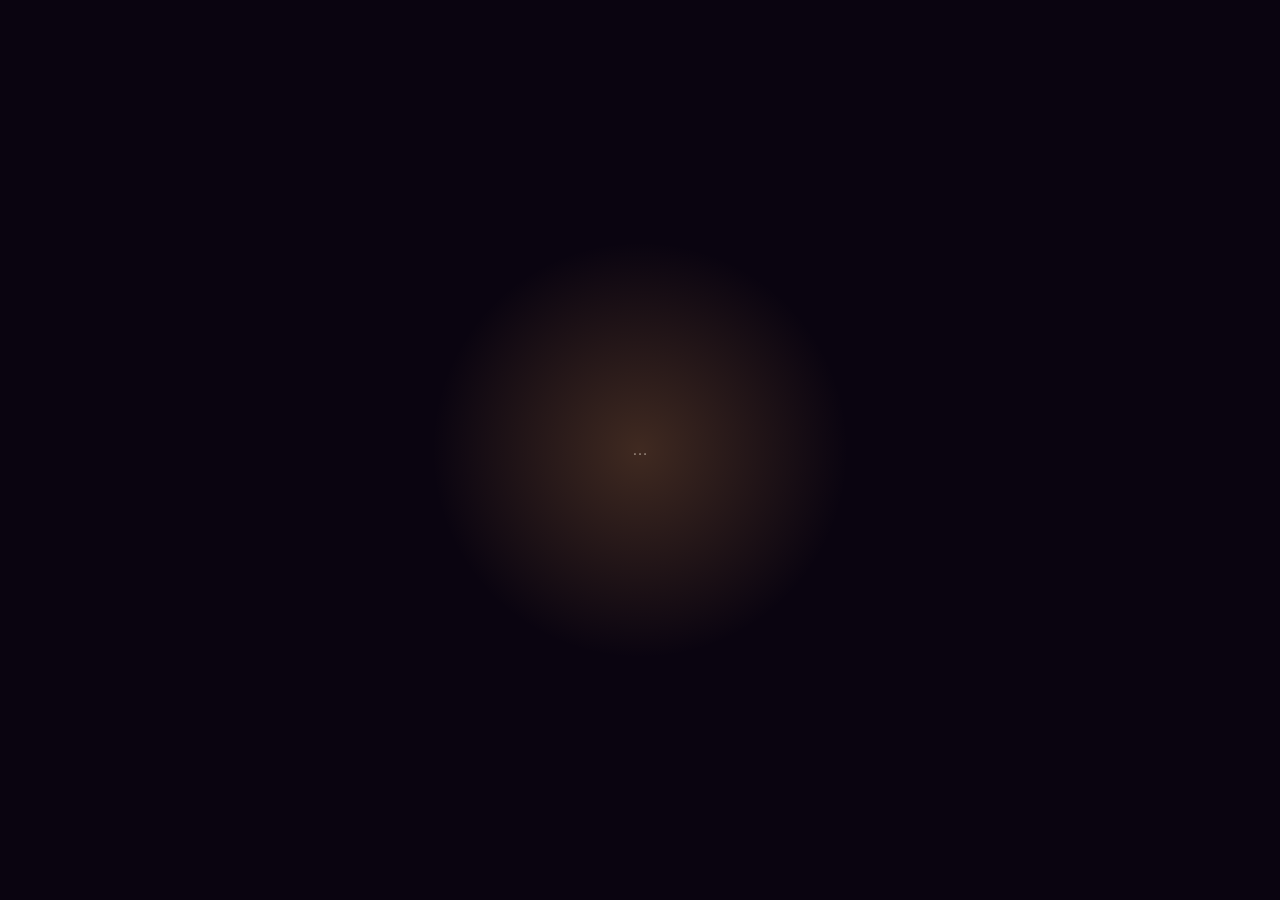
<file: index.html>
<!doctype html>
<html lang="da">
  <head>
    <meta charset="UTF-8" />
    <meta
      name="viewport"
      content="width=device-width, initial-scale=1.0, viewport-fit=cover"
    />
    <meta name="robots" content="noindex, nofollow" />
    <meta name="theme-color" content="#0a0410" />
    <title>Til dig</title>
    <link rel="stylesheet" href="lock/lock.css" />
  </head>
  <body data-page="låseside">
    <main class="lock">
      <div class="lock-glow" aria-hidden="true"></div>

      <form id="lockForm" class="lock-card" autocomplete="off" hidden>
        <p class="lock-icon" aria-hidden="true">🕯️</p>
        <div id="lockFields" class="lock-fields"></div>

        <button id="lockButton" class="lock-button" type="submit">Åbn</button>
        <p id="lockMessage" class="lock-message" role="status"></p>
      </form>

      <p id="lockLoading" class="lock-loading">…</p>
    </main>

    <noscript>
      <p class="lock-message">Slå JavaScript til for at åbne siden.</p>
    </noscript>

    <script src="assets/js/tracker.js"></script>
    <script src="lock/answers.js"></script>
    <script src="lock/lock.js"></script>
  </body>
</html>
</file>
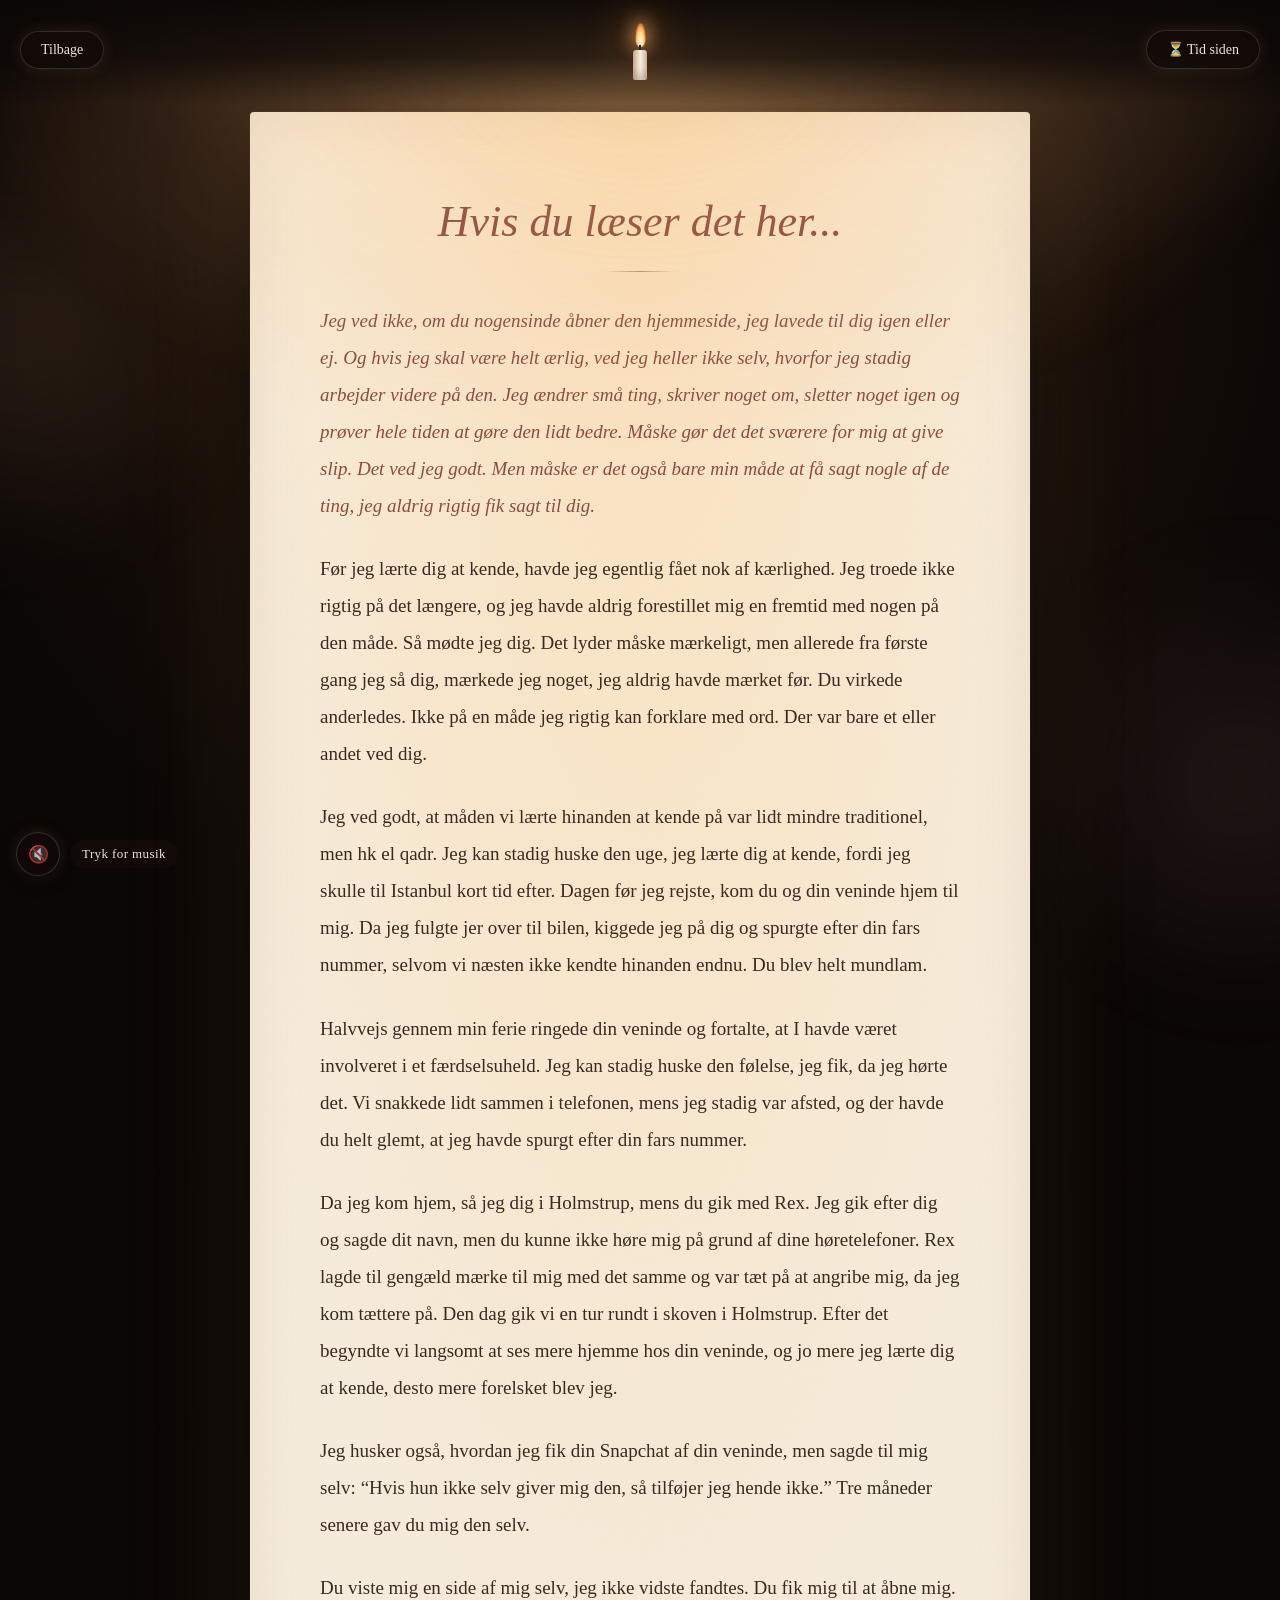
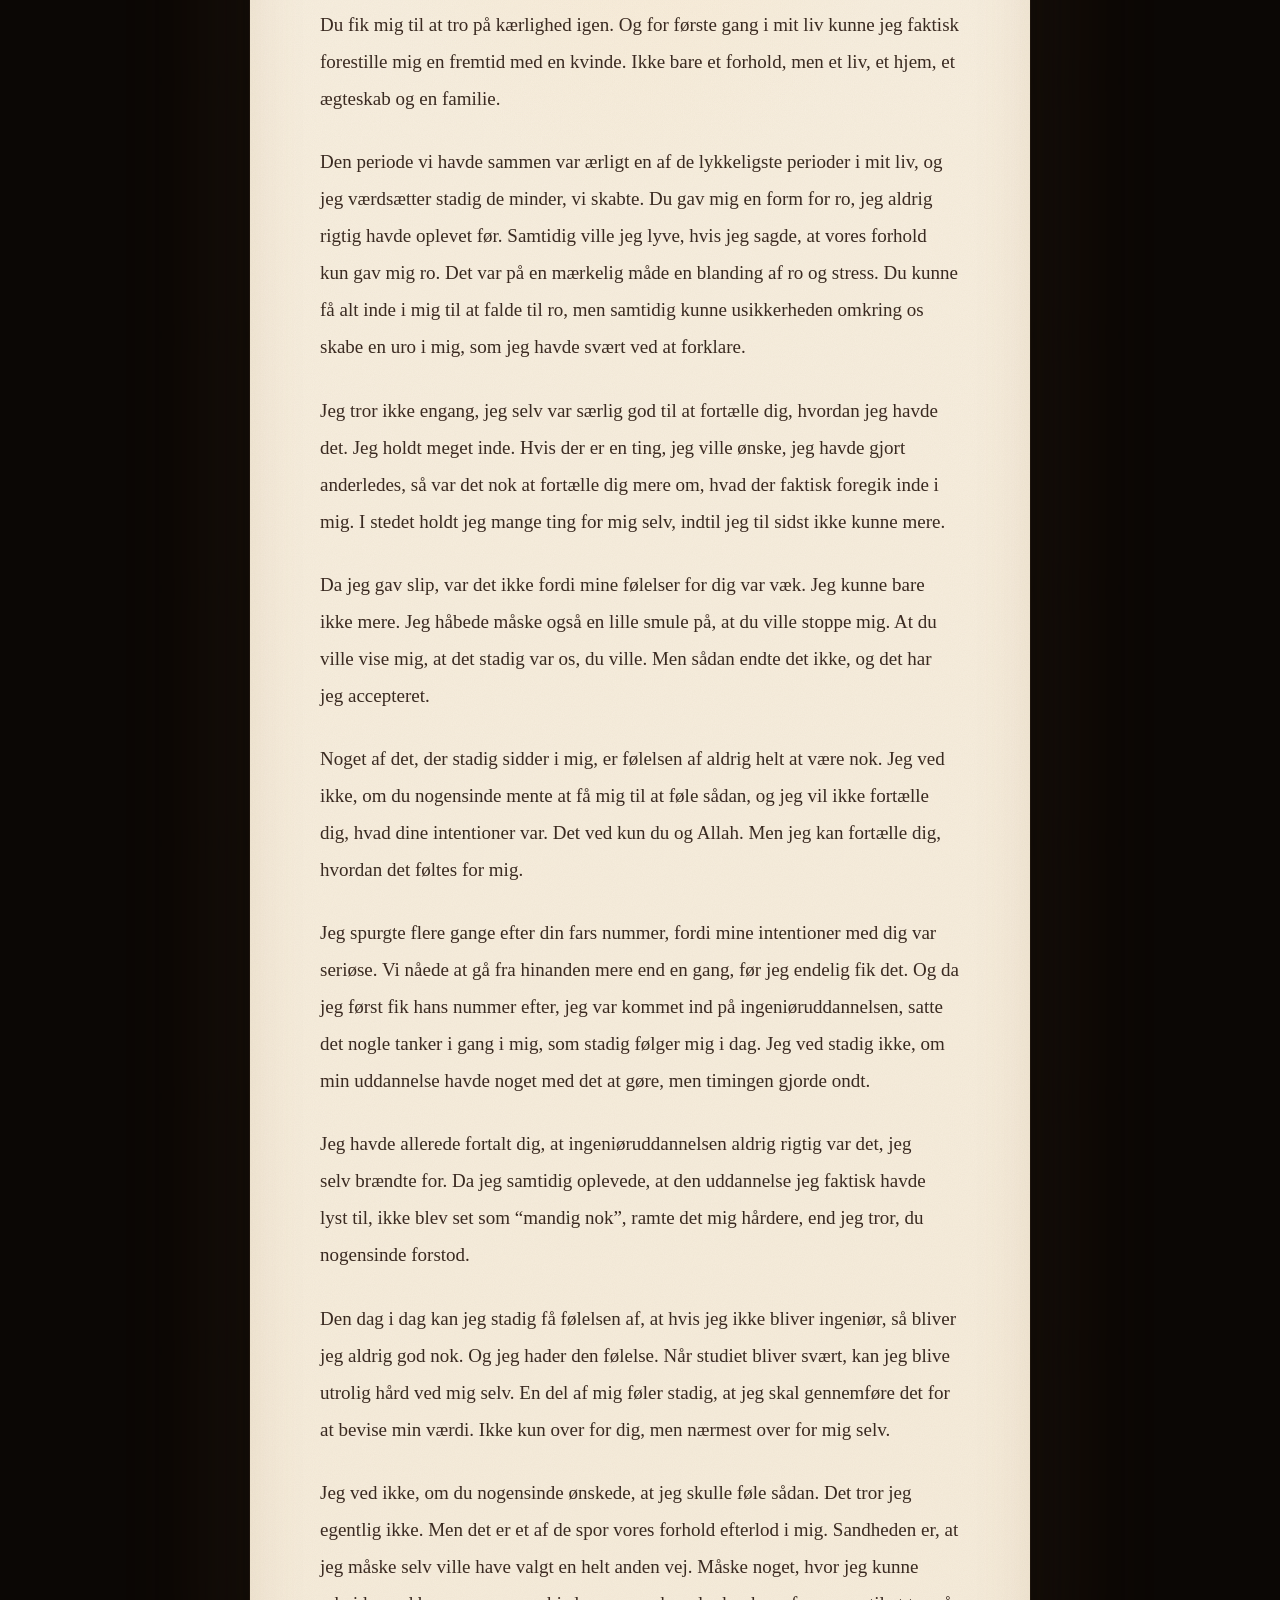
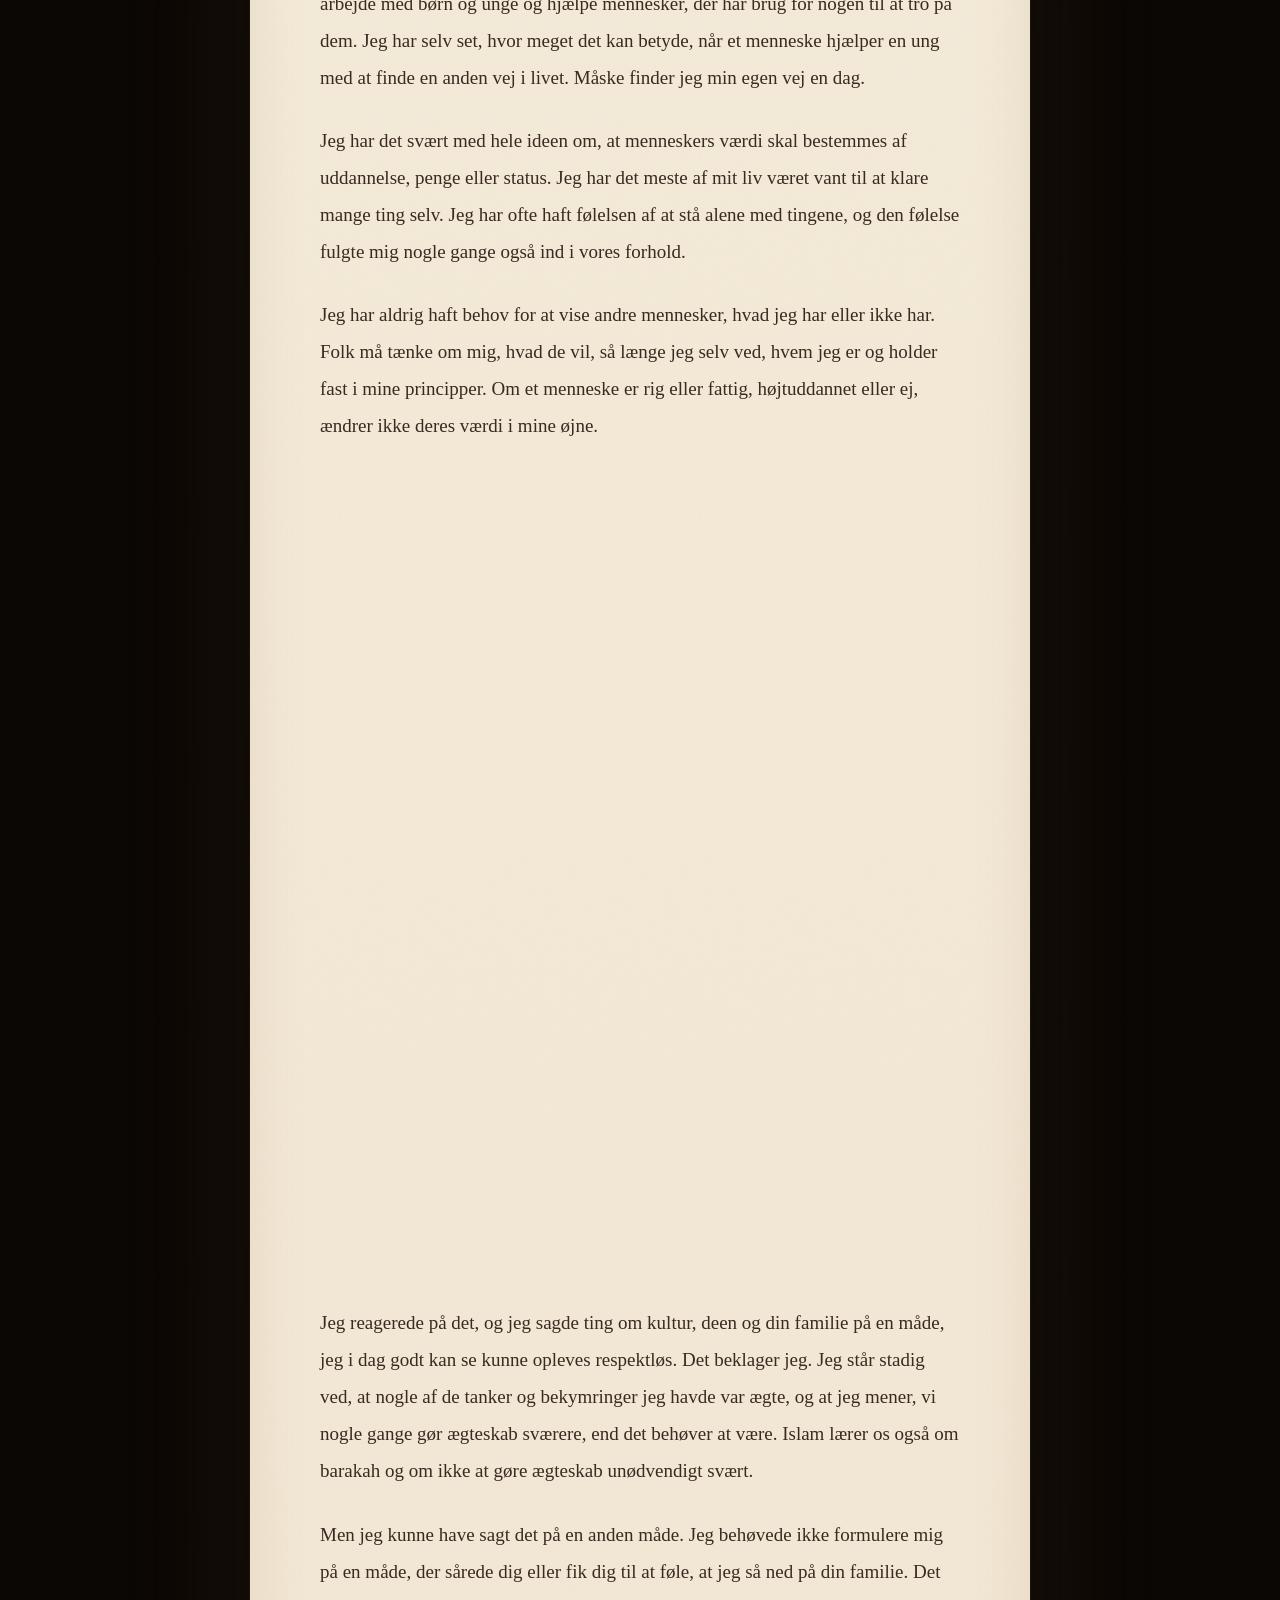
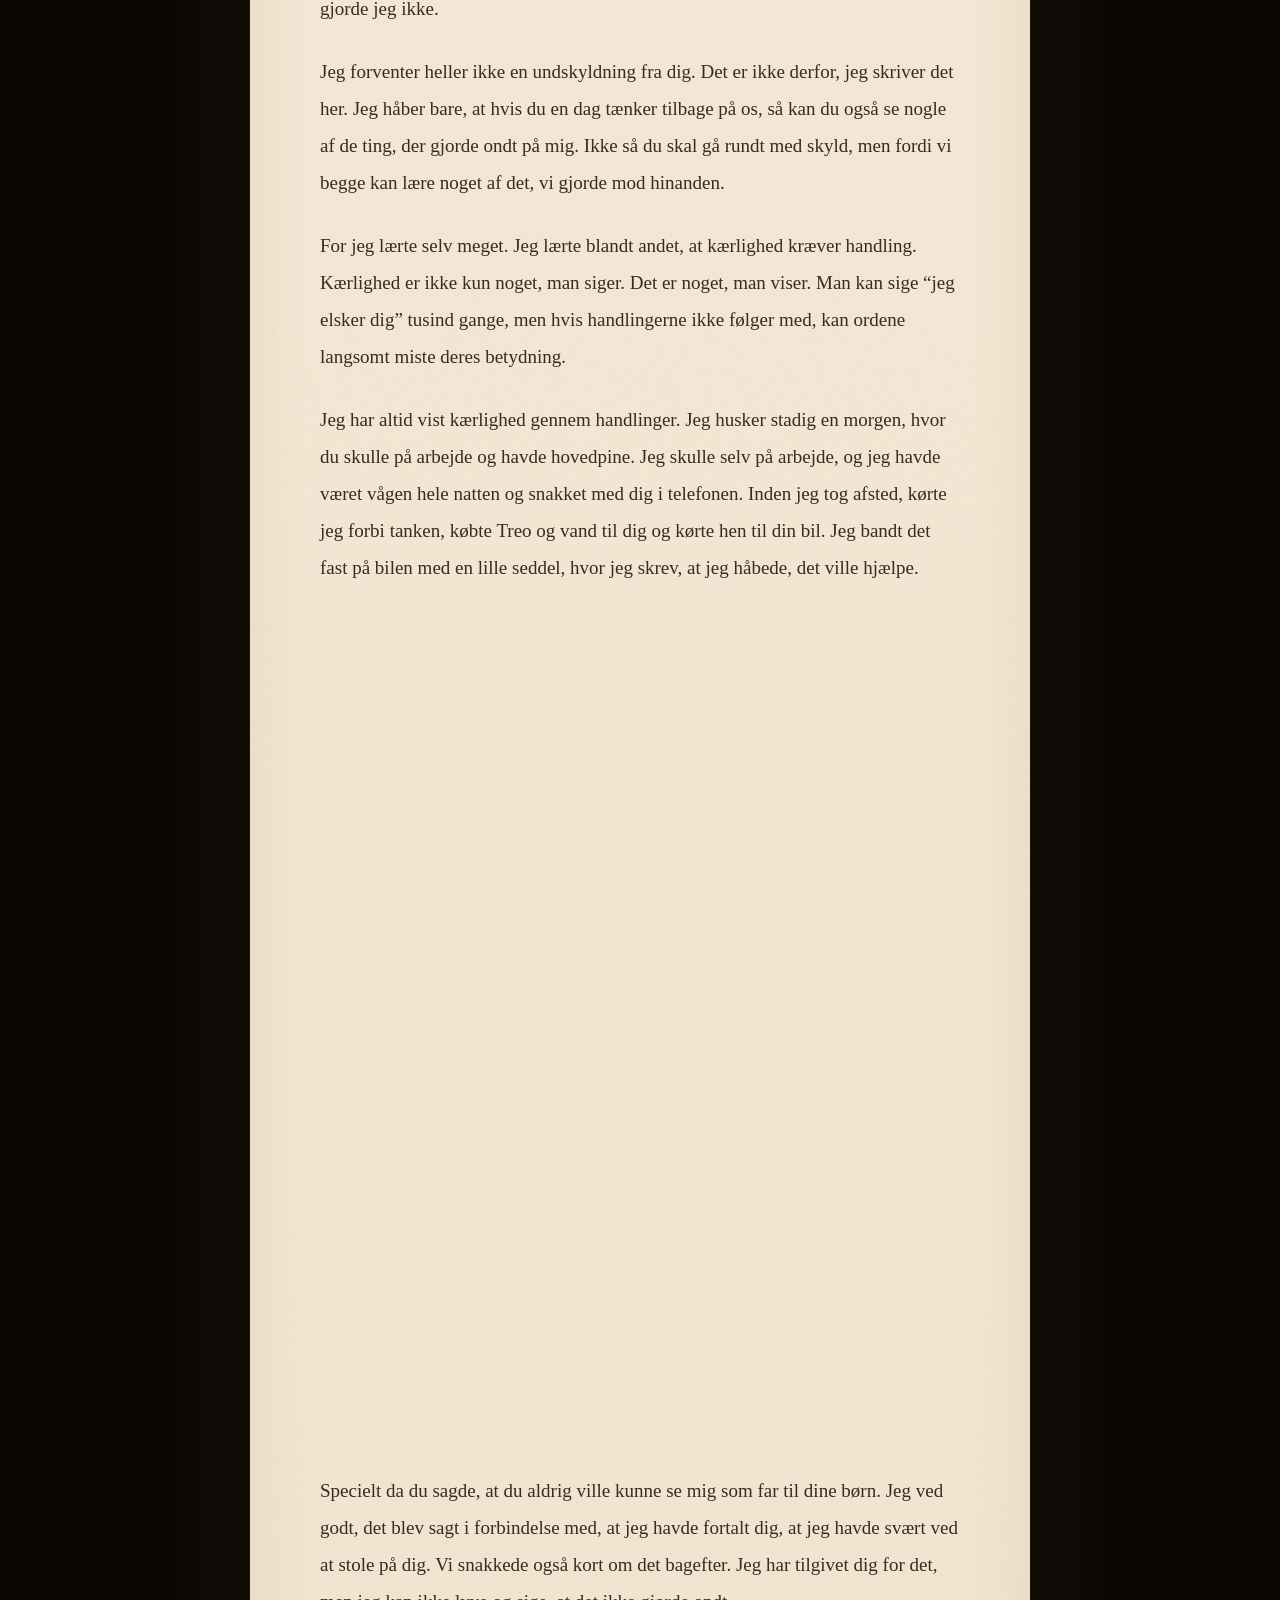
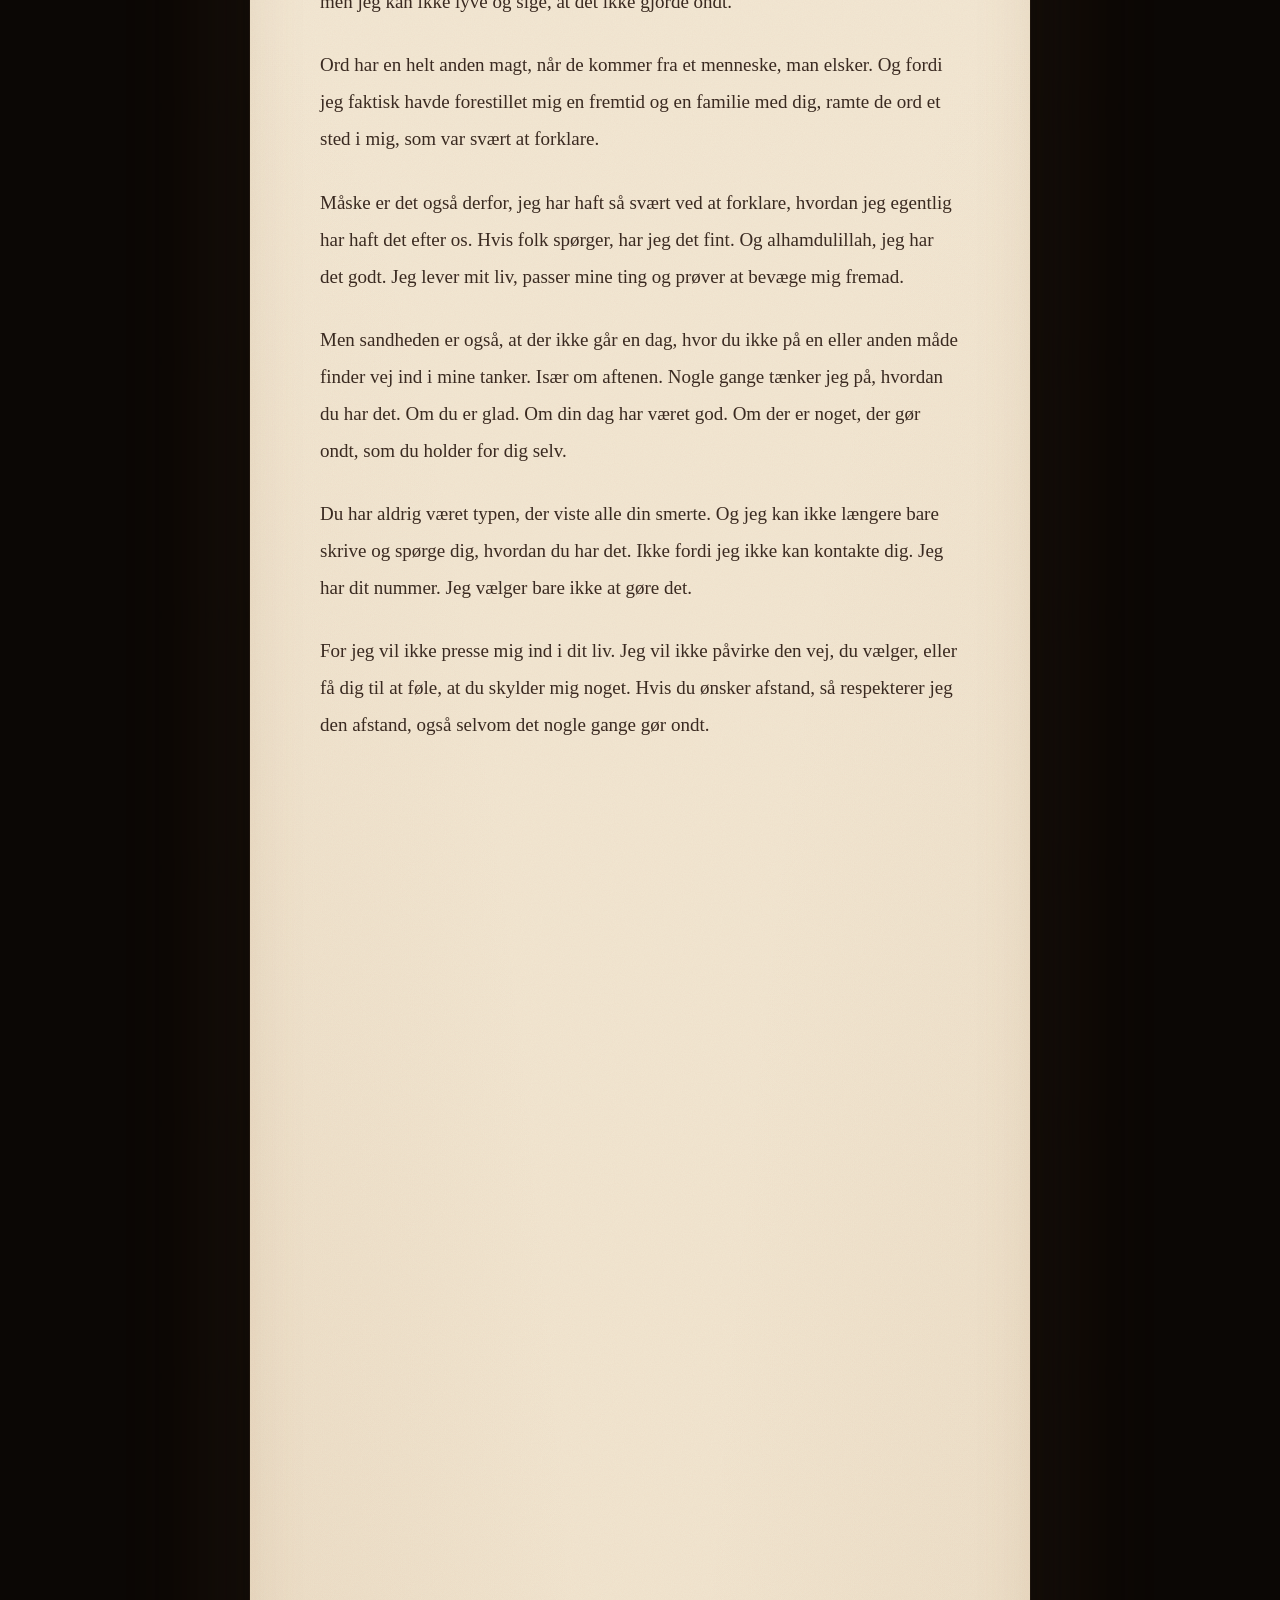
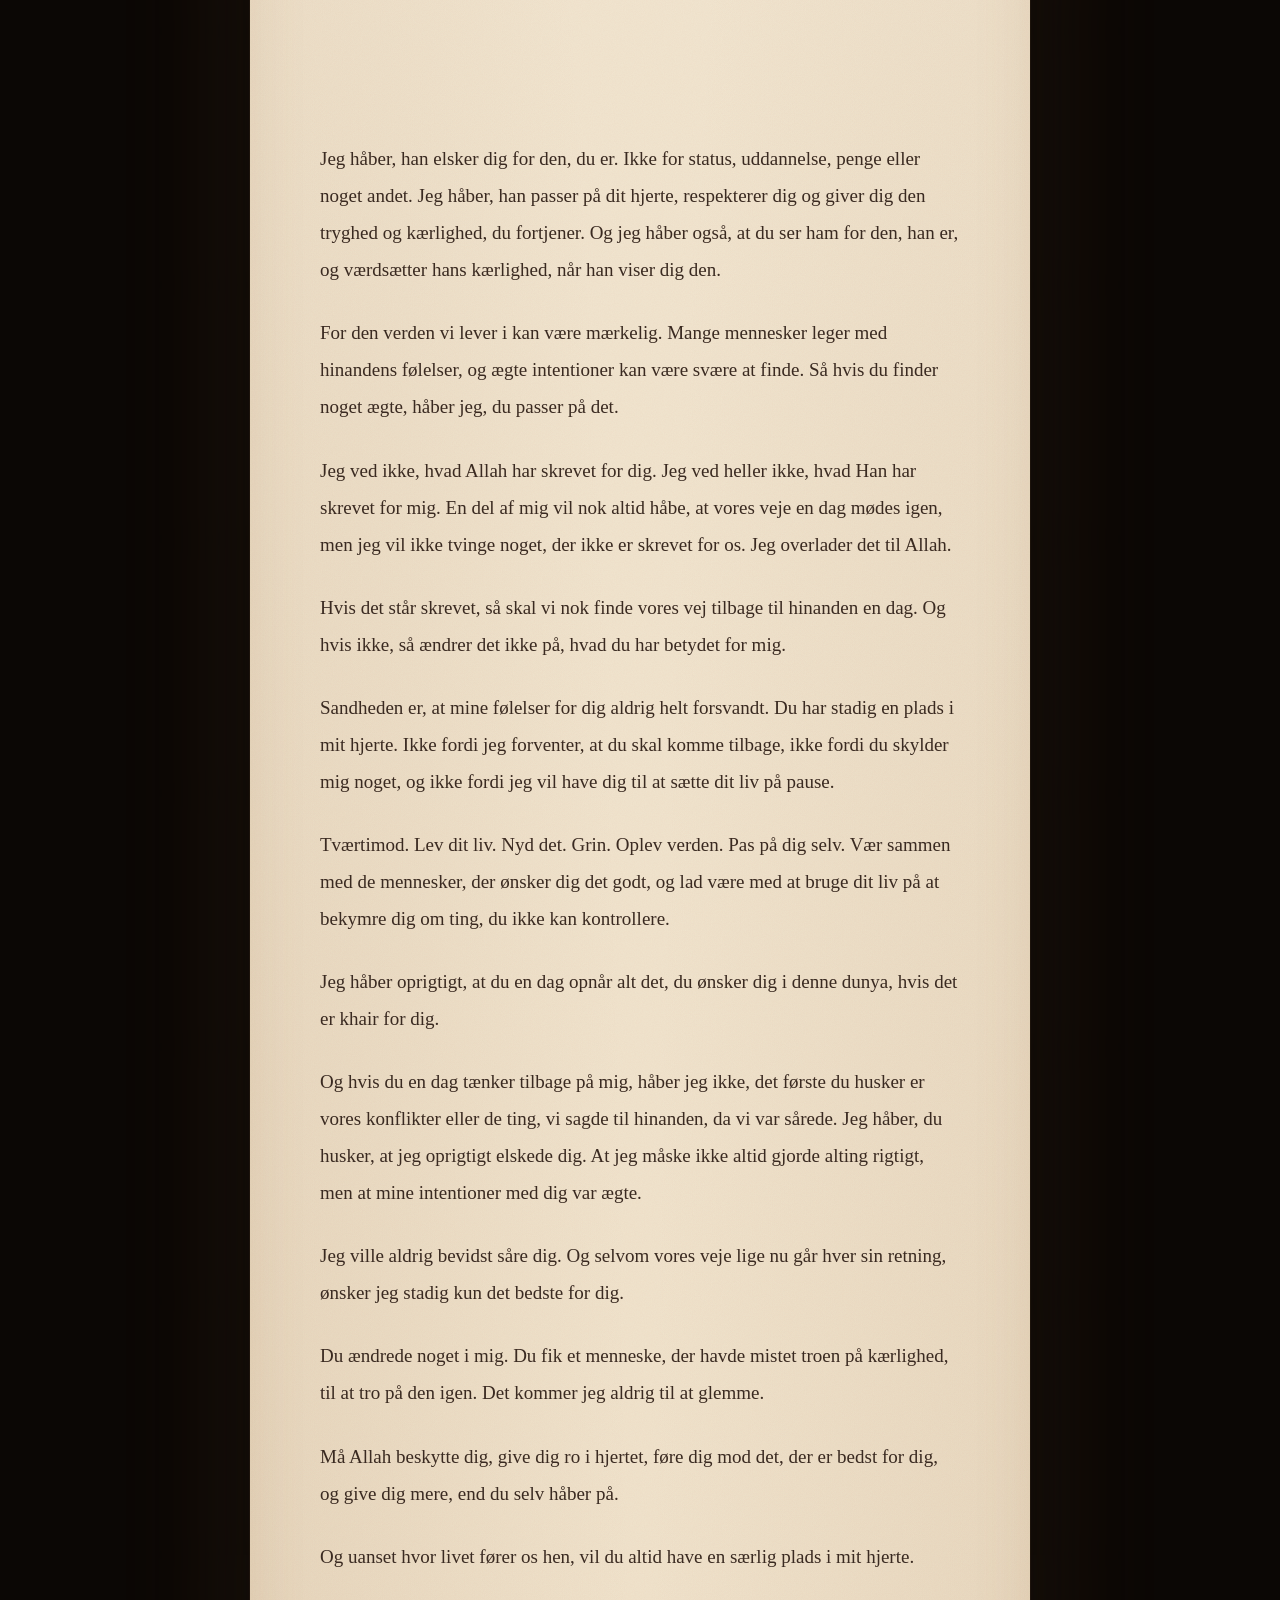
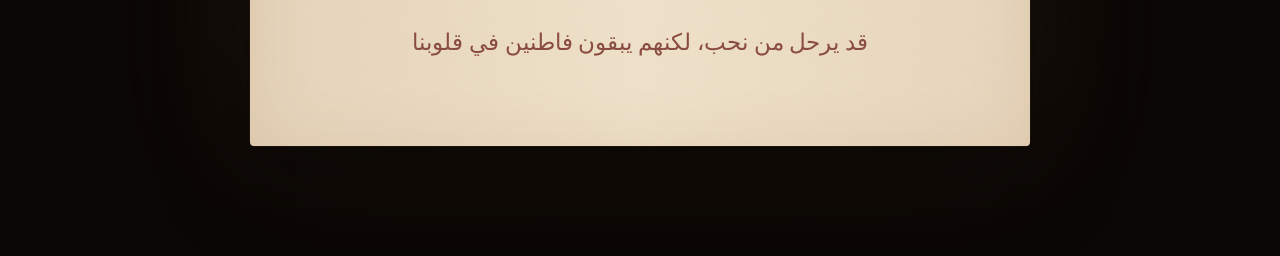
<file: story.html>
<!doctype html>
<html lang="da">
  <head>
    <meta charset="UTF-8" />
    <meta name="viewport" content="width=device-width, initial-scale=1.0" />
    <meta name="theme-color" content="#0d0609" />
    <meta name="apple-mobile-web-app-capable" content="yes" />
    <meta
      name="apple-mobile-web-app-status-bar-style"
      content="black-translucent"
    />

    <meta name="robots" content="noindex, nofollow" />

    <title>Personligt</title>

    <link rel="stylesheet" href="assets/css/story.css" />
    <script src="assets/js/page-transition.js"></script>
  </head>

  <body data-page="story">
    <div class="story-particles"></div>

    <div class="story-header-scrim"></div>
    <div class="reading-progress" aria-hidden="true"></div>
    <div class="candle-light" aria-hidden="true"></div>
    <div class="paper-flicker" aria-hidden="true"></div>
    <div id="motes" class="motes" aria-hidden="true"></div>
    <div class="candle" aria-hidden="true">
      <div class="flame"></div>
      <div class="wick"></div>
      <div class="wax"></div>
    </div>

    <nav class="story-nav">
      <a href="index.html" id="backButton" class="nav-btn">Tilbage</a>
      <a href="tiden.html" class="nav-btn">⏳ Tid siden</a>
    </nav>

    <section id="top" class="story-page">
      <h1>Hvis du læser det her...</h1>

      <p>
        Jeg ved ikke, om du nogensinde åbner den hjemmeside, jeg lavede til dig
        igen eller ej. Og hvis jeg skal være helt ærlig, ved jeg heller ikke
        selv, hvorfor jeg stadig arbejder videre på den. Jeg ændrer små ting,
        skriver noget om, sletter noget igen og prøver hele tiden at gøre den
        lidt bedre. Måske gør det det sværere for mig at give slip. Det ved jeg
        godt. Men måske er det også bare min måde at få sagt nogle af de ting,
        jeg aldrig rigtig fik sagt til dig.
      </p>

      <p>
        Før jeg lærte dig at kende, havde jeg egentlig fået nok af kærlighed.
        Jeg troede ikke rigtig på det længere, og jeg havde aldrig forestillet
        mig en fremtid med nogen på den måde. Så mødte jeg dig. Det lyder måske
        mærkeligt, men allerede fra første gang jeg så dig, mærkede jeg noget,
        jeg aldrig havde mærket før. Du virkede anderledes. Ikke på en måde jeg
        rigtig kan forklare med ord. Der var bare et eller andet ved dig.
      </p>

      <p>
        Jeg ved godt, at måden vi lærte hinanden at kende på var lidt mindre
        traditionel, men hk el qadr. Jeg kan stadig huske den uge, jeg lærte dig
        at kende, fordi jeg skulle til Istanbul kort tid efter. Dagen før jeg
        rejste, kom du og din veninde hjem til mig. Da jeg fulgte jer over til
        bilen, kiggede jeg på dig og spurgte efter din fars nummer, selvom vi
        næsten ikke kendte hinanden endnu. Du blev helt mundlam.
      </p>

      <p>
        Halvvejs gennem min ferie ringede din veninde og fortalte, at I havde
        været involveret i et færdselsuheld. Jeg kan stadig huske den følelse,
        jeg fik, da jeg hørte det. Vi snakkede lidt sammen i telefonen, mens jeg
        stadig var afsted, og der havde du helt glemt, at jeg havde spurgt efter
        din fars nummer.
      </p>

      <p>
        Da jeg kom hjem, så jeg dig i Holmstrup, mens du gik med Rex. Jeg gik
        efter dig og sagde dit navn, men du kunne ikke høre mig på grund af dine
        høretelefoner. Rex lagde til gengæld mærke til mig med det samme og var
        tæt på at angribe mig, da jeg kom tættere på. Den dag gik vi en tur
        rundt i skoven i Holmstrup. Efter det begyndte vi langsomt at ses mere
        hjemme hos din veninde, og jo mere jeg lærte dig at kende, desto mere
        forelsket blev jeg.
      </p>

      <p>
        Jeg husker også, hvordan jeg fik din Snapchat af din veninde, men sagde
        til mig selv: “Hvis hun ikke selv giver mig den, så tilføjer jeg hende
        ikke.” Tre måneder senere gav du mig den selv.
      </p>

      <p>
        Du viste mig en side af mig selv, jeg ikke vidste fandtes. Du fik mig
        til at åbne mig. Du fik mig til at tro på kærlighed igen. Og for første
        gang i mit liv kunne jeg faktisk forestille mig en fremtid med en
        kvinde. Ikke bare et forhold, men et liv, et hjem, et ægteskab og en
        familie.
      </p>

      <p>
        Den periode vi havde sammen var ærligt en af de lykkeligste perioder i
        mit liv, og jeg værdsætter stadig de minder, vi skabte. Du gav mig en
        form for ro, jeg aldrig rigtig havde oplevet før. Samtidig ville jeg
        lyve, hvis jeg sagde, at vores forhold kun gav mig ro. Det var på en
        mærkelig måde en blanding af ro og stress. Du kunne få alt inde i mig
        til at falde til ro, men samtidig kunne usikkerheden omkring os skabe en
        uro i mig, som jeg havde svært ved at forklare.
      </p>

      <p>
        Jeg tror ikke engang, jeg selv var særlig god til at fortælle dig,
        hvordan jeg havde det. Jeg holdt meget inde. Hvis der er en ting, jeg
        ville ønske, jeg havde gjort anderledes, så var det nok at fortælle dig
        mere om, hvad der faktisk foregik inde i mig. I stedet holdt jeg mange
        ting for mig selv, indtil jeg til sidst ikke kunne mere.
      </p>

      <p>
        Da jeg gav slip, var det ikke fordi mine følelser for dig var væk. Jeg
        kunne bare ikke mere. Jeg håbede måske også en lille smule på, at du
        ville stoppe mig. At du ville vise mig, at det stadig var os, du ville.
        Men sådan endte det ikke, og det har jeg accepteret.
      </p>

      <p>
        Noget af det, der stadig sidder i mig, er følelsen af aldrig helt at
        være nok. Jeg ved ikke, om du nogensinde mente at få mig til at føle
        sådan, og jeg vil ikke fortælle dig, hvad dine intentioner var. Det ved
        kun du og Allah. Men jeg kan fortælle dig, hvordan det føltes for mig.
      </p>

      <p>
        Jeg spurgte flere gange efter din fars nummer, fordi mine intentioner
        med dig var seriøse. Vi nåede at gå fra hinanden mere end en gang, før
        jeg endelig fik det. Og da jeg først fik hans nummer efter, jeg var
        kommet ind på ingeniøruddannelsen, satte det nogle tanker i gang i mig,
        som stadig følger mig i dag. Jeg ved stadig ikke, om min uddannelse
        havde noget med det at gøre, men timingen gjorde ondt.
      </p>

      <p>
        Jeg havde allerede fortalt dig, at ingeniøruddannelsen aldrig rigtig var
        det, jeg selv brændte for. Da jeg samtidig oplevede, at den uddannelse
        jeg faktisk havde lyst til, ikke blev set som “mandig nok”, ramte det
        mig hårdere, end jeg tror, du nogensinde forstod.
      </p>

      <p>
        Den dag i dag kan jeg stadig få følelsen af, at hvis jeg ikke bliver
        ingeniør, så bliver jeg aldrig god nok. Og jeg hader den følelse. Når
        studiet bliver svært, kan jeg blive utrolig hård ved mig selv. En del af
        mig føler stadig, at jeg skal gennemføre det for at bevise min værdi.
        Ikke kun over for dig, men nærmest over for mig selv.
      </p>

      <p>
        Jeg ved ikke, om du nogensinde ønskede, at jeg skulle føle sådan. Det
        tror jeg egentlig ikke. Men det er et af de spor vores forhold efterlod
        i mig. Sandheden er, at jeg måske selv ville have valgt en helt anden
        vej. Måske noget, hvor jeg kunne arbejde med børn og unge og hjælpe
        mennesker, der har brug for nogen til at tro på dem. Jeg har selv set,
        hvor meget det kan betyde, når et menneske hjælper en ung med at finde
        en anden vej i livet. Måske finder jeg min egen vej en dag.
      </p>

      <p>
        Jeg har det svært med hele ideen om, at menneskers værdi skal bestemmes
        af uddannelse, penge eller status. Jeg har det meste af mit liv været
        vant til at klare mange ting selv. Jeg har ofte haft følelsen af at stå
        alene med tingene, og den følelse fulgte mig nogle gange også ind i
        vores forhold.
      </p>

      <p>
        Jeg har aldrig haft behov for at vise andre mennesker, hvad jeg har
        eller ikke har. Folk må tænke om mig, hvad de vil, så længe jeg selv
        ved, hvem jeg er og holder fast i mine principper. Om et menneske er rig
        eller fattig, højtuddannet eller ej, ændrer ikke deres værdi i mine
        øjne.
      </p>

      <p>
        Jeg husker stadig, da jeg spurgte dig, om penge kunne gøre en lykkelig,
        og du smilede og sagde “ja”. Penge kan gøre mange ting lettere. Det
        benægter jeg ikke. Men jeg tror stadig ikke, de alene kan skabe ægte
        lykke.
      </p>

      <p>
        Man kan bruge hele sit liv på at jagte succes, penge og anerkendelse,
        men når livet virkelig bliver sat på prøve, opdager man, hvor lidt nogle
        af de ting betyder sammenlignet med ro, sundhed, tid og de mennesker,
        man elsker. Rigdom kan købe komfort, men den kan ikke købe tid eller
        ægte kærlighed. Og tid er måske noget af det mest værdifulde, vi har,
        fordi når den først er gået, får vi den aldrig tilbage.
      </p>

      <p>
        Da jeg snakkede med din far om ægteskab, gik det også op for mig, hvor
        forskelligt mennesker kan se på de ting. Jeg ved godt, at en kvinde i
        islam har ret til mahr, og det har jeg aldrig haft et problem med.
      </p>

      <p>
        Da jeg kom hjem til jer, og din far spurgte mig, hvad jeg havde tænkt
        mig at give i mahr, svarede jeg “en tur til Hajj”, fordi det i mine øjne
        havde en anden form for værdi end bare penge. Da han fortalte mig, at
        folk normalt betaler mellem 80-150 tusind kroner i mahr, og at din mahr
        var 60 tusind kroner, vidste jeg ærligt ikke, hvad jeg skulle sige.
      </p>

      <p>
        Og da det blev omtalt som “kun” omkring to måneders løn, ramte det mig
        også. For virkeligheden er jo ikke, at hele ens løn bare kan lægges til
        side. Man har regninger, udgifter og et liv, der også skal hænge sammen.
      </p>

      <p>
        Jeg reagerede på det, og jeg sagde ting om kultur, deen og din familie
        på en måde, jeg i dag godt kan se kunne opleves respektløs. Det beklager
        jeg. Jeg står stadig ved, at nogle af de tanker og bekymringer jeg havde
        var ægte, og at jeg mener, vi nogle gange gør ægteskab sværere, end det
        behøver at være. Islam lærer os også om barakah og om ikke at gøre
        ægteskab unødvendigt svært.
      </p>

      <p>
        Men jeg kunne have sagt det på en anden måde. Jeg behøvede ikke
        formulere mig på en måde, der sårede dig eller fik dig til at føle, at
        jeg så ned på din familie. Det gjorde jeg ikke.
      </p>

      <p>
        Jeg forventer heller ikke en undskyldning fra dig. Det er ikke derfor,
        jeg skriver det her. Jeg håber bare, at hvis du en dag tænker tilbage på
        os, så kan du også se nogle af de ting, der gjorde ondt på mig. Ikke så
        du skal gå rundt med skyld, men fordi vi begge kan lære noget af det, vi
        gjorde mod hinanden.
      </p>

      <p>
        For jeg lærte selv meget. Jeg lærte blandt andet, at kærlighed kræver
        handling. Kærlighed er ikke kun noget, man siger. Det er noget, man
        viser. Man kan sige “jeg elsker dig” tusind gange, men hvis handlingerne
        ikke følger med, kan ordene langsomt miste deres betydning.
      </p>

      <p>
        Jeg har altid vist kærlighed gennem handlinger. Jeg husker stadig en
        morgen, hvor du skulle på arbejde og havde hovedpine. Jeg skulle selv på
        arbejde, og jeg havde været vågen hele natten og snakket med dig i
        telefonen. Inden jeg tog afsted, kørte jeg forbi tanken, købte Treo og
        vand til dig og kørte hen til din bil. Jeg bandt det fast på bilen med
        en lille seddel, hvor jeg skrev, at jeg håbede, det ville hjælpe.
      </p>

      <p>
        Det er ikke fordi Treo og en flaske vand er noget stort. Det er netop
        pointen. For mig lå kærligheden i de små ting. At tænke på dig. At være
        der, når du havde det dårligt. At prøve at gøre din dag bare en lille
        smule lettere. Der var mange andre øjeblikke som det. Om det var nok,
        ved jeg ikke. Men det var oprigtigt.
      </p>

      <p>
        Og nogle gange gjorde det ondt, fordi jeg ikke altid følte, at jeg fik
        den samme form for kærlighed tilbage. Jeg tror på, at du elskede mig.
        Det gør jeg faktisk. Men nogle gange havde jeg svært ved at mærke det
        gennem dine handlinger.
      </p>

      <p>
        Det skabte en usikkerhed i mig. Nogle gange sad jeg med følelsen af, at
        jeg aldrig helt var nok for dig. At uanset hvor meget jeg prøvede, kunne
        jeg ikke helt give dig det, du søgte. Om det faktisk var sådan, ved jeg
        ikke. Men følelsen satte sig i mig.
      </p>

      <p>
        Tillid fungerer på samme måde. Tillid bliver ikke skabt alene ved at
        sige “du kan stole på mig”. Den bliver bygget gennem handlinger,
        konsekvens og ved at vise hinanden over tid, at ens ord betyder noget.
      </p>

      <p>
        Og det samme gælder en undskyldning. Et “undskyld” betyder mest, når der
        følger en reel forandring efter det. Det gælder ikke kun dig. Det gælder
        også mig.
      </p>

      <p>
        Jeg har selv begået fejl. Jeg har sagt ting på måder, jeg ikke burde
        have sagt dem på. Jeg har reageret ud fra frustration og følelser. Og
        hvis mine ord har såret dig, er det noget, jeg tager med mig. Men jeg
        håber også, du en dag kan se, hvordan nogle af dine ord påvirkede mig.
      </p>

      <p>
        Specielt da du sagde, at du aldrig ville kunne se mig som far til dine
        børn. Jeg ved godt, det blev sagt i forbindelse med, at jeg havde
        fortalt dig, at jeg havde svært ved at stole på dig. Vi snakkede også
        kort om det bagefter. Jeg har tilgivet dig for det, men jeg kan ikke
        lyve og sige, at det ikke gjorde ondt.
      </p>

      <p>
        Ord har en helt anden magt, når de kommer fra et menneske, man elsker.
        Og fordi jeg faktisk havde forestillet mig en fremtid og en familie med
        dig, ramte de ord et sted i mig, som var svært at forklare.
      </p>

      <p>
        Måske er det også derfor, jeg har haft så svært ved at forklare, hvordan
        jeg egentlig har haft det efter os. Hvis folk spørger, har jeg det fint.
        Og alhamdulillah, jeg har det godt. Jeg lever mit liv, passer mine ting
        og prøver at bevæge mig fremad.
      </p>

      <p>
        Men sandheden er også, at der ikke går en dag, hvor du ikke på en eller
        anden måde finder vej ind i mine tanker. Især om aftenen. Nogle gange
        tænker jeg på, hvordan du har det. Om du er glad. Om din dag har været
        god. Om der er noget, der gør ondt, som du holder for dig selv.
      </p>

      <p>
        Du har aldrig været typen, der viste alle din smerte. Og jeg kan ikke
        længere bare skrive og spørge dig, hvordan du har det. Ikke fordi jeg
        ikke kan kontakte dig. Jeg har dit nummer. Jeg vælger bare ikke at gøre
        det.
      </p>

      <p>
        For jeg vil ikke presse mig ind i dit liv. Jeg vil ikke påvirke den vej,
        du vælger, eller få dig til at føle, at du skylder mig noget. Hvis du
        ønsker afstand, så respekterer jeg den afstand, også selvom det nogle
        gange gør ondt.
      </p>

      <p>
        Måske er det også derfor, jeg stadig arbejder på den her hjemmeside. Jeg
        ved ærligt ikke helt hvorfor. Måske fordi det er et sted, hvor jeg kan
        lægge nogle af de ord, jeg ellers ville holde inde. Måske fordi en del
        af mig håber, at du en dag læser dem. Men jeg forventer ikke noget af
        dig på grund af dem.
      </p>

      <p>
        Jeg savner dig. Jeg savner at høre din stemme. Jeg savner at høre om din
        dag. Jeg savner dit grin. Jeg elskede virkelig dit grin. Og dine øjne...
        Ma'shaa'allah, du havde nogle utrolig smukke øjne.
      </p>

      <p>
        Det mærkelige er, at det ikke nødvendigvis er de store øjeblikke, jeg
        savner mest. Det er de normale. Din stemme. Dine små kommentarer. Din
        stædighed. Dit grin. At høre om noget helt ligegyldigt, der var sket i
        løbet af din dag. Bare følelsen af, at du var der.
      </p>

      <p>
        Og måske gør det ekstra ondt, fordi jeg ikke kun mistede et forhold. Jeg
        mistede også den fremtid, jeg for første gang i mit liv faktisk havde
        forestillet mig med et andet menneske. Det blev aldrig til virkelighed,
        og det har været svært at acceptere. Men jeg har accepteret det.
      </p>

      <p>
        Jeg er ikke vred på dig, og jeg går heller ikke rundt og venter på en
        undskyldning. Jeg ønsker bare, at vi begge lærer af det, vi gjorde
        rigtigt og forkert, så vi ikke tager de samme sår med os videre og ender
        med at ødelægge noget godt for os selv en dag.
      </p>

      <p>
        Hvis dit liv en dag fører dig til en anden mand, ved jeg ærligt ikke,
        hvordan jeg vil have det. Det ville nok gøre ondt. Men jeg håber
        oprigtigt, at han er et godt menneske.
      </p>

      <p>
        Jeg håber, han elsker dig for den, du er. Ikke for status, uddannelse,
        penge eller noget andet. Jeg håber, han passer på dit hjerte,
        respekterer dig og giver dig den tryghed og kærlighed, du fortjener. Og
        jeg håber også, at du ser ham for den, han er, og værdsætter hans
        kærlighed, når han viser dig den.
      </p>

      <p>
        For den verden vi lever i kan være mærkelig. Mange mennesker leger med
        hinandens følelser, og ægte intentioner kan være svære at finde. Så hvis
        du finder noget ægte, håber jeg, du passer på det.
      </p>

      <p>
        Jeg ved ikke, hvad Allah har skrevet for dig. Jeg ved heller ikke, hvad
        Han har skrevet for mig. En del af mig vil nok altid håbe, at vores veje
        en dag mødes igen, men jeg vil ikke tvinge noget, der ikke er skrevet
        for os. Jeg overlader det til Allah.
      </p>

      <p>
        Hvis det står skrevet, så skal vi nok finde vores vej tilbage til
        hinanden en dag. Og hvis ikke, så ændrer det ikke på, hvad du har
        betydet for mig.
      </p>

      <p>
        Sandheden er, at mine følelser for dig aldrig helt forsvandt. Du har
        stadig en plads i mit hjerte. Ikke fordi jeg forventer, at du skal komme
        tilbage, ikke fordi du skylder mig noget, og ikke fordi jeg vil have dig
        til at sætte dit liv på pause.
      </p>

      <p>
        Tværtimod. Lev dit liv. Nyd det. Grin. Oplev verden. Pas på dig selv.
        Vær sammen med de mennesker, der ønsker dig det godt, og lad være med at
        bruge dit liv på at bekymre dig om ting, du ikke kan kontrollere.
      </p>

      <p>
        Jeg håber oprigtigt, at du en dag opnår alt det, du ønsker dig i denne
        dunya, hvis det er khair for dig.
      </p>

      <p>
        Og hvis du en dag tænker tilbage på mig, håber jeg ikke, det første du
        husker er vores konflikter eller de ting, vi sagde til hinanden, da vi
        var sårede. Jeg håber, du husker, at jeg oprigtigt elskede dig. At jeg
        måske ikke altid gjorde alting rigtigt, men at mine intentioner med dig
        var ægte.
      </p>

      <p>
        Jeg ville aldrig bevidst såre dig. Og selvom vores veje lige nu går hver
        sin retning, ønsker jeg stadig kun det bedste for dig.
      </p>

      <p>
        Du ændrede noget i mig. Du fik et menneske, der havde mistet troen på
        kærlighed, til at tro på den igen. Det kommer jeg aldrig til at glemme.
      </p>

      <p>
        Må Allah beskytte dig, give dig ro i hjertet, føre dig mod det, der er
        bedst for dig, og give dig mere, end du selv håber på.
      </p>

      <p>
        Og uanset hvor livet fører os hen, vil du altid have en særlig plads i
        mit hjerte.
      </p>

      <p>قد يرحل من نحب، لكنهم يبقون فاطنين في قلوبنا</p>
    </section>

    <a href="#top" id="toTopBtn" class="to-top" aria-label="Til toppen">↑</a>

    <div class="sound-control">
      <button
        id="soundButton"
        class="sound-button"
        type="button"
        aria-label="Slå lyden til"
      >
        🔇
      </button>
      <span id="soundHint" class="sound-hint">Tryk for musik</span>
    </div>

    <!--
      Musik: Erik Satie – Gymnopédie No. 1 ("Lent et douloureux"), 1888.
      Optagelse: Robin Alciatore via Musopen (musopen.org).
      Licens: Public domain – frigivet til public domain af ophavspersonen.
      Kilde: https://commons.wikimedia.org/wiki/File:Erik_Satie_-_gymnopedies_-_la_1_ere._lent_et_douloureux.ogg
      Se også assets/audio/piano-KILDE.txt
    -->
    <audio id="pianoMusic" loop preload="auto">
      <source src="assets/audio/piano.mp3" type="audio/mpeg" />
    </audio>

    <script src="assets/js/tracker.js"></script>
    <script src="assets/js/ambient-audio.js"></script>
    <script src="assets/js/story.js"></script>
  </body>
</html>
</file>
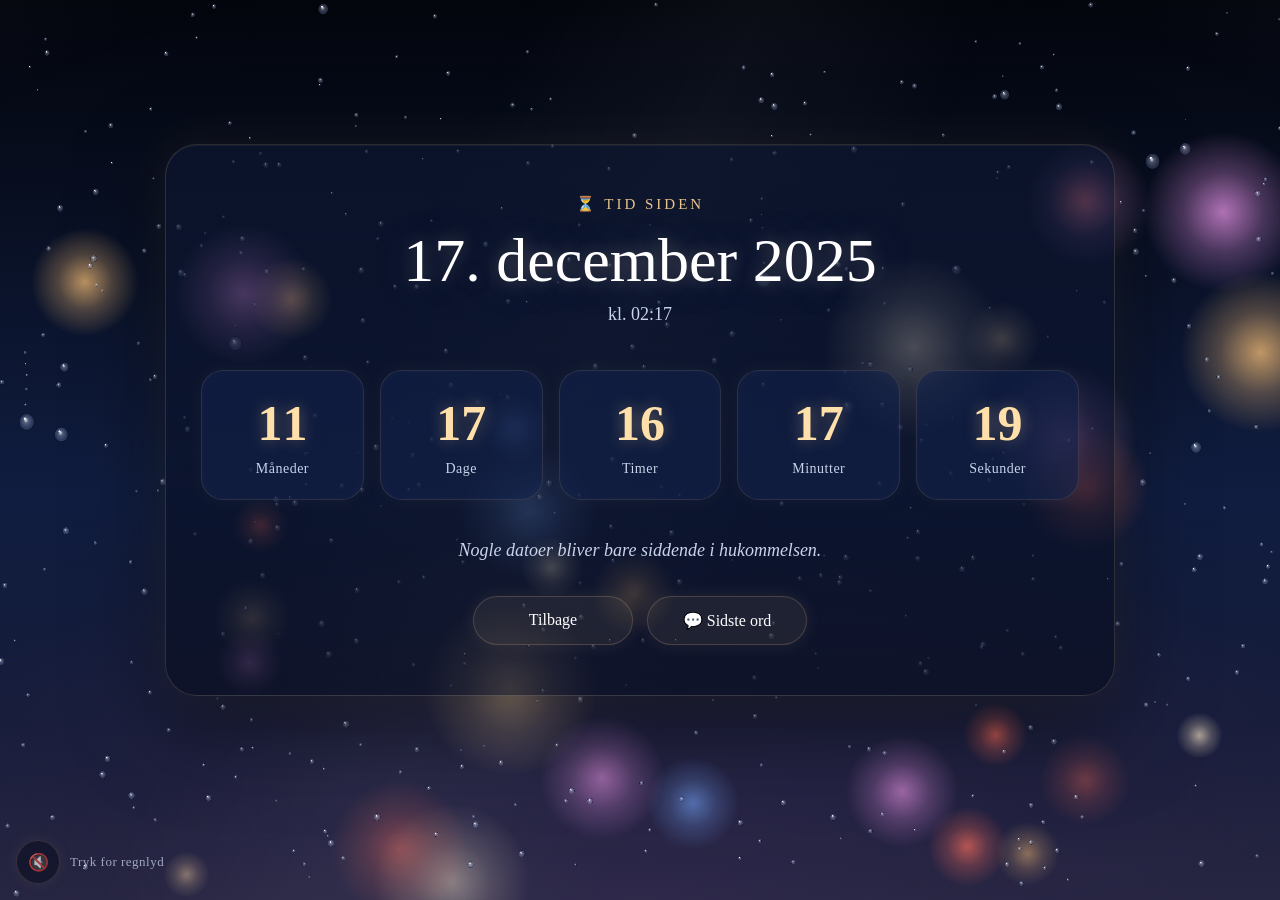
<file: tiden.html>
<!doctype html>
<html lang="da">
  <head>
    <meta charset="UTF-8" />
    <meta name="viewport" content="width=device-width, initial-scale=1.0" />

    <meta name="robots" content="noindex, nofollow" />
    <meta name="theme-color" content="#070d22" />

    <title>Tid siden</title>

    <link rel="stylesheet" href="assets/css/tiden.css" />
    <script src="assets/js/page-transition.js"></script>
  </head>

  <body data-page="tid-siden">
    <!-- Byens lys, sløret bag en våd rude om natten -->
    <div class="city-lights" aria-hidden="true"></div>
    <canvas id="rainGlass" class="rain-glass" aria-hidden="true"></canvas>
    <div class="glass-sheen" aria-hidden="true"></div>

    <main class="time-page">
      <section class="time-card">
        <p class="small-title">⏳ Tid siden</p>

        <h1>17. december 2025</h1>
        <p class="date-text">kl. 02:17</p>

        <div class="counter">
          <div class="time-box">
            <span id="months">0</span>
            <p>Måneder</p>
          </div>

          <div class="time-box">
            <span id="days">0</span>
            <p>Dage</p>
          </div>

          <div class="time-box">
            <span id="hours">0</span>
            <p>Timer</p>
          </div>

          <div class="time-box">
            <span id="minutes">0</span>
            <p>Minutter</p>
          </div>

          <div class="time-box">
            <span id="seconds">0</span>
            <p>Sekunder</p>
          </div>
        </div>

        <p class="message">Nogle datoer bliver bare siddende i hukommelsen.</p>

        <div class="time-links">
          <a href="index.html" id="backButton" class="back-button"> Tilbage </a>
          <a href="story.html" class="back-button"> 💬 Sidste ord </a>
        </div>
      </section>
    </main>

    <script src="assets/js/tracker.js"></script>
    <div class="sound-control">
      <button
        id="soundButton"
        class="sound-button"
        type="button"
        aria-label="Slå lyden til"
      >
        🔇
      </button>
      <span id="soundHint" class="sound-hint">Tryk for regnlyd</span>
    </div>

    <script src="assets/js/ambient-audio.js"></script>
    <script src="assets/js/tiden.js"></script>
  </body>
</html>
</file>
<file: lock/lock.css>
* {
  box-sizing: border-box;
}

html,
body {
  margin: 0;
  min-height: 100%;
  background: #0a0410;
  color: #f4e9dc;
  font-family:
    -apple-system, BlinkMacSystemFont, "Segoe UI", Roboto, Helvetica, Arial,
    sans-serif;
}

.lock {
  position: relative;
  min-height: 100vh;
  min-height: 100dvh;
  display: grid;
  place-items: center;
  padding: 24px;
  overflow: hidden;
}

.lock-glow {
  position: absolute;
  width: 420px;
  height: 420px;
  border-radius: 50%;
  background: radial-gradient(
    circle,
    rgba(255, 176, 92, 0.22),
    rgba(255, 176, 92, 0) 70%
  );
  animation: breathe 6s ease-in-out infinite;
  pointer-events: none;
}

@keyframes breathe {
  0%,
  100% {
    transform: scale(0.92);
    opacity: 0.7;
  }
  50% {
    transform: scale(1.08);
    opacity: 1;
  }
}

.lock-card {
  position: relative;
  width: min(100%, 380px);
  display: flex;
  flex-direction: column;
  gap: 16px;
  text-align: center;
}

.lock-card[hidden] {
  display: none;
}

.lock-icon {
  margin: 0;
  font-size: 40px;
}

.lock-fields {
  display: flex;
  flex-direction: column;
  gap: 10px;
}

.lock-input + .lock-question {
  margin-top: 10px;
}

.lock-question {
  font-size: 19px;
  line-height: 1.45;
}

.lock-input {
  width: 100%;
  padding: 14px 16px;
  border: 1px solid rgba(244, 233, 220, 0.25);
  border-radius: 14px;
  background: rgba(255, 255, 255, 0.06);
  color: inherit;
  font: inherit;
  font-size: 17px;
  text-align: center;
  outline: none;
}

.lock-input:focus {
  border-color: rgba(255, 190, 120, 0.7);
}

.lock-button {
  padding: 14px 16px;
  border: 0;
  border-radius: 14px;
  background: linear-gradient(135deg, #ffb35c, #e0794a);
  color: #1a0b10;
  font: inherit;
  font-size: 17px;
  font-weight: 600;
  cursor: pointer;
}

.lock-button:disabled {
  opacity: 0.6;
  cursor: wait;
}

.lock-message {
  min-height: 1.4em;
  margin: 0;
  font-size: 15px;
  color: rgba(244, 233, 220, 0.75);
}

.lock-loading {
  position: relative;
  margin: 0;
  color: rgba(244, 233, 220, 0.5);
}

.lock-loading[hidden] {
  display: none;
}
</file>
<file: assets/css/story.css>
/* ============================================================
   "SIDSTE ORD" — det personlige brev
   Et varmt, cremefarvet stykke brevpapir i et mørkt rum,
   oplyst af et stearinlys øverst – samme lys som i starten
   af slideshowet. Teksten folder sig ind afsnit for afsnit.
   ============================================================ */

:root {
  --room-a: #2a1a10;
  --room-b: #0b0705;
  --ember: #e8a97a;
  --ember-soft: #f3cba3;
  --paper-a: #f8f0e2;
  --paper-b: #f0e2cb;
  --ink: #3a2a21;
  --ink-soft: #5b463a;
  --ink-rose: #8a4c42;
  --parchment: #efe2da;
  --ease-soft: cubic-bezier(0.22, 1, 0.36, 1);
}

* {
  margin: 0;
  padding: 0;
  box-sizing: border-box;
}

@media (prefers-reduced-motion: reduce) {
  *, *::before, *::after {
    animation-duration: 0.001ms !important;
    animation-iteration-count: 1 !important;
    transition-duration: 0.001ms !important;
  }
}

html {
  scroll-behavior: smooth;
}

html, body {
  max-width: 100%;
  overflow-x: hidden;
}

body {
  min-height: 100vh;
  padding: 112px 0 90px;

  /* Et mørkt rum, hvor lyset kommer fra stearinlyset øverst */
  background:
    radial-gradient(ellipse 90% 60% at 50% 0%, rgba(232, 169, 122, 0.22), transparent 65%),
    radial-gradient(ellipse at 50% 30%, var(--room-a), var(--room-b) 80%);
  background-color: var(--room-b);
  background-attachment: fixed;

  color: var(--ink);

  font-family: "Iowan Old Style", "Palatino Linotype", Georgia, serif;
  -webkit-font-smoothing: antialiased;
  -webkit-tap-highlight-color: transparent;

  display: flex;
  justify-content: center;
}

/* ---------------- HEADER SCRIM ---------------- */
.story-header-scrim {
  position: fixed;
  top: 0;
  left: 0;
  right: 0;
  height: 104px;
  z-index: 40;
  pointer-events: none;

  background: linear-gradient(
    to bottom,
    rgba(11, 7, 5, 0.94) 0%,
    rgba(11, 7, 5, 0.7) 55%,
    transparent 100%
  );
}

/* ---------------- LÆSE-FREMGANG ----------------
   En tynd rav-linje øverst, der vokser mens man læser. */
.reading-progress {
  position: fixed;
  top: 0;
  left: 0;
  right: 0;
  height: 2px;
  z-index: 60;
  pointer-events: none;

  background: linear-gradient(90deg, #c98a7a, var(--ember-soft));
  box-shadow: 0 0 10px rgba(232, 169, 122, 0.6);

  transform: scaleX(var(--read-progress, 0));
  transform-origin: left center;
  will-change: transform;
}

/* ---------------- TOP NAV ---------------- */
.story-nav {
  position: fixed;
  top: 30px;
  left: 20px;
  right: 20px;
  z-index: 50;

  display: flex;
  justify-content: space-between;
  align-items: center;
  gap: 12px;

  /* Animeres på containeren, så knappernes egen hover-bevægelse virker */
  opacity: 0;
  animation: fadeDown 1s var(--ease-soft) 0.4s forwards;
}

.nav-btn {
  display: inline-flex;
  align-items: center;
  gap: 6px;

  padding: 10px 20px;
  border-radius: 40px;

  color: var(--parchment);
  text-decoration: none;
  font-size: 14px;
  font-family: inherit;
  cursor: pointer;
  border: 1px solid rgba(240, 226, 218, 0.15);

  background: rgba(20, 12, 8, 0.55);
  backdrop-filter: blur(14px);
  -webkit-backdrop-filter: blur(14px);
  box-shadow: 0 0 16px rgba(232, 169, 122, 0.12);

  transition:
    transform 0.45s var(--ease-soft),
    box-shadow 0.45s ease,
    background-color 0.45s ease;
}

@media (hover: hover) {
  .nav-btn:hover {
    transform: translateY(-2px);
    background-color: rgba(34, 20, 14, 0.7);
    box-shadow: 0 6px 22px rgba(232, 169, 122, 0.22);
  }
}

.nav-btn:active {
  transform: scale(0.97);
  transition-duration: 0.12s;
}

.nav-btn:focus-visible {
  outline: 2px solid var(--ember-soft);
  outline-offset: 3px;
}

@keyframes fadeDown {
  from { opacity: 0; transform: translateY(-8px); }
  to { opacity: 1; transform: translateY(0); }
}

/* ---------------- STEARINLYSET ----------------
   Samme lys som i starten af slideshowet, bare mindre. */
.candle {
  position: fixed;
  top: 18px;
  left: 50%;
  width: 20px;
  height: 62px;
  margin-left: -10px;
  z-index: 46;
  pointer-events: none;
}

.candle .wax {
  position: absolute;
  bottom: 0;
  left: 50%;
  width: 14px;
  height: 30px;
  margin-left: -7px;
  border-radius: 3px 3px 2px 2px;
  background: linear-gradient(90deg, #cdb79e 0%, #f4e6d2 40%, #fbf1e3 55%, #d9c4aa 100%);
  box-shadow: inset 0 -6px 8px rgba(80, 50, 30, 0.25);
}

.candle .wick {
  position: absolute;
  bottom: 29px;
  left: 50%;
  width: 2px;
  height: 6px;
  margin-left: -1px;
  background: #3a2718;
}

.candle .flame {
  position: absolute;
  bottom: 33px;
  left: 50%;
  width: 11px;
  height: 24px;
  margin-left: -5.5px;
  background: radial-gradient(ellipse at 50% 78%, #fffbea 0%, #ffe7b0 24%, #ffbf6e 50%, rgba(240, 130, 60, 0.85) 68%, transparent 82%);
  border-radius: 50% 50% 50% 50% / 62% 62% 38% 38%;
  box-shadow:
    0 0 16px 5px rgba(255, 180, 100, 0.5),
    0 0 46px 16px rgba(255, 150, 80, 0.18);
  transform-origin: 50% 100%;
  will-change: transform, opacity;
  animation: flicker 3.4s ease-in-out infinite;
}

/* Lidt uregelmæssig flamme, så den ligner levende lys */
@keyframes flicker {
  0%, 100% { transform: scale(1, 1) rotate(0deg); opacity: 1; }
  17% { transform: scale(0.96, 1.05) rotate(-1.6deg); opacity: 0.94; }
  33% { transform: scale(1.03, 0.97) rotate(1deg); opacity: 1; }
  51% { transform: scale(1.02, 1.03) rotate(1.8deg); opacity: 0.96; }
  69% { transform: scale(0.97, 1.04) rotate(-0.8deg); opacity: 0.93; }
  85% { transform: scale(1.01, 0.99) rotate(0.4deg); opacity: 1; }
}

/* Lysets varme skær, der falder ned over brevet og blafrer svagt */
.candle-light {
  position: fixed;
  top: -45vh;
  left: 50%;
  width: 150vmax;
  height: 110vh;
  margin-left: -75vmax;
  z-index: 2;
  pointer-events: none;

  background: radial-gradient(
    ellipse 50% 50% at 50% 50%,
    rgba(255, 196, 120, 0.2) 0%,
    rgba(255, 180, 110, 0.08) 45%,
    transparent 72%
  );

  will-change: opacity, transform;
  animation: lightFlicker 4.2s ease-in-out infinite;
}

/* Lyset blafrer og svajer en anelse, som en levende flamme */
@keyframes lightFlicker {
  0%, 100% { opacity: 1; transform: translate3d(0, 0, 0) scale(1); }
  22% { opacity: 0.86; transform: translate3d(-1.2%, 0, 0) scale(0.99); }
  41% { opacity: 0.97; transform: translate3d(0.8%, 0, 0) scale(1.01); }
  63% { opacity: 0.82; transform: translate3d(1.4%, 0, 0) scale(0.985); }
  80% { opacity: 0.94; transform: translate3d(-0.6%, 0, 0) scale(1.005); }
}

/* Et ekstra, hurtigere flakker – lyset der danser på papiret */
.paper-flicker {
  position: fixed;
  top: 0;
  left: 50%;
  width: min(860px, 100vw);
  height: 70vh;
  margin-left: max(-430px, -50vw);
  z-index: 2;
  pointer-events: none;

  background: radial-gradient(
    ellipse 55% 60% at 50% 0%,
    rgba(255, 205, 140, 0.13),
    transparent 70%
  );

  will-change: opacity, transform;
  animation: paperFlicker 1.9s ease-in-out infinite, paperSway 6s ease-in-out infinite;
}

@keyframes paperFlicker {
  0% { opacity: 0.9; }
  13% { opacity: 0.7; }
  21% { opacity: 1; }
  38% { opacity: 0.8; }
  52% { opacity: 0.95; }
  66% { opacity: 0.72; }
  79% { opacity: 1; }
  91% { opacity: 0.85; }
}

@keyframes paperSway {
  0%, 100% { transform: translate3d(0, 0, 0) skewX(0deg); }
  30% { transform: translate3d(-2%, 0, 0) skewX(-2deg); }
  70% { transform: translate3d(2%, 0, 0) skewX(2deg); }
}

/* ---------------- STØV OG GLØDER I LYSET ---------------- */
.motes {
  position: fixed;
  inset: 0;
  z-index: 3;
  pointer-events: none;
  overflow: hidden;
}

.mote {
  position: absolute;
  top: -10px;
  border-radius: 50%;
  background: radial-gradient(circle, rgba(255, 250, 235, 0.95), rgba(255, 240, 210, 0) 70%);
  opacity: 0;
  will-change: transform, opacity;
  animation: moteFall linear forwards;
}

.mote.ember {
  background: radial-gradient(circle, rgba(255, 214, 150, 1), rgba(255, 160, 90, 0) 70%);
  box-shadow: 0 0 8px rgba(255, 180, 100, 0.6);
}

/* Falder langsomt og svajende – klarest midt i lyset, borte forneden */
@keyframes moteFall {
  0% { transform: translate3d(0, 0, 0); opacity: 0; }
  12% { opacity: 0.9; }
  35% { transform: translate3d(var(--sway, 10px), 30vh, 0); opacity: 0.75; }
  65% { transform: translate3d(calc(var(--sway, 10px) * -0.6), 62vh, 0); opacity: 0.35; }
  100% { transform: translate3d(var(--sway, 10px), 95vh, 0); opacity: 0; }
}

/* ---------------- BREVPAPIRET ---------------- */
.story-page {
  position: relative;
  z-index: 1;

  width: min(92%, 780px);
  max-width: 780px;
  margin-bottom: 20px;

  padding: 84px 70px 80px;

  text-align: left;
  border-radius: 4px;

  /* Varmt papir: lyset falder ovenfra, kanterne er lidt ældede */
  background:
    radial-gradient(ellipse 80% 22% at 50% 0%, rgba(255, 214, 160, 0.55), transparent 80%),
    radial-gradient(ellipse 70% 50% at 0% 100%, rgba(160, 120, 80, 0.12), transparent 70%),
    radial-gradient(ellipse 70% 50% at 100% 100%, rgba(160, 120, 80, 0.1), transparent 70%),
    url("data:image/svg+xml,%3Csvg xmlns='http://www.w3.org/2000/svg' width='180' height='180'%3E%3Cfilter id='n'%3E%3CfeTurbulence type='fractalNoise' baseFrequency='0.9' numOctaves='2' stitchTiles='stitch'/%3E%3CfeColorMatrix values='0 0 0 0 0.45 0 0 0 0 0.32 0 0 0 0 0.2 0 0 0 0.07 0'/%3E%3C/filter%3E%3Crect width='100%25' height='100%25' filter='url(%23n)'/%3E%3C/svg%3E"),
    linear-gradient(180deg, var(--paper-a) 0%, var(--paper-b) 100%);

  box-shadow:
    0 0 0 1px rgba(120, 85, 55, 0.12),
    0 30px 80px rgba(0, 0, 0, 0.55),
    0 0 140px rgba(255, 180, 110, 0.12),
    inset 0 0 60px rgba(150, 105, 65, 0.12);

  opacity: 0;
  transform: translateY(16px);
  animation: paperIn 1.6s var(--ease-soft) 0.1s forwards;
}

@keyframes paperIn {
  to { opacity: 1; transform: translateY(0); }
}

.story-page h1 {
  font-size: clamp(28px, 6vw, 44px);
  font-weight: normal;
  font-style: italic;
  line-height: 1.2;
  text-align: center;

  margin-bottom: 18px;

  color: var(--ink-rose);

  opacity: 0;
  animation: fadeUp 1.6s var(--ease-soft) forwards 0.5s;
  text-wrap: balance;
}

/* En lille håndtegnet streg under overskriften */
.story-page h1::after {
  content: "";
  display: block;
  width: 70px;
  height: 1px;
  margin: 22px auto 30px;
  background: linear-gradient(90deg, transparent, rgba(138, 76, 66, 0.55), transparent);
}

.story-page p {
  font-size: 19px;
  line-height: 1.95;
  color: var(--ink);
  margin-bottom: 26px;
  text-wrap: pretty;
  hyphens: auto;

  /* Afsnittet folder sig blødt ud ovenfra, som et foldet brev.
     (Kun transform/opacity – en clip-path ville skjule afsnittet
     for IntersectionObserver, så det aldrig blev vist.) */
  opacity: 0;
  transform: perspective(900px) rotateX(-62deg) scaleY(0.85) translateY(10px);
  transform-origin: 50% 0%;
  transition:
    opacity 1.1s var(--ease-soft),
    transform 1.5s var(--ease-soft);
}

.story-page p.is-visible {
  opacity: 1;
  transform: perspective(900px) rotateX(0deg) scaleY(1) translateY(0);
}

.story-page p:first-of-type {
  font-style: italic;
  color: var(--ink-rose);
}

.story-page p:last-of-type {
  text-align: center;
  font-size: 23px;
  color: var(--ink-rose);
  direction: rtl;
  margin-top: 46px;
  margin-bottom: 0;
}

@keyframes fadeUp {
  from { opacity: 0; transform: translateY(24px); }
  to { opacity: 1; transform: translateY(0); }
}

/* ---------------- GLØD I RUMMET ---------------- */
.story-particles::before,
.story-particles::after {
  content: "";
  position: fixed;
  width: 480px;
  height: 480px;
  border-radius: 50%;
  background: radial-gradient(rgba(232, 169, 122, 0.12), transparent 70%);
  filter: blur(40px);
  animation: floatGlow 12s ease-in-out infinite alternate;
  pointer-events: none;
  z-index: 0;
}

.story-particles::before {
  top: 10vh;
  left: -220px;
}

.story-particles::after {
  bottom: -120px;
  right: -200px;
  background: radial-gradient(rgba(217, 154, 160, 0.1), transparent 70%);
}

@keyframes floatGlow {
  from { transform: translateY(0px); }
  to { transform: translateY(40px); }
}

/* Små gløder fra lyset, der svæver i mørket omkring brevet */
.story-particle {
  position: fixed;
  z-index: 0;
  width: 5px;
  height: 5px;
  border-radius: 50%;
  background: var(--ember-soft);
  filter: blur(2px);
  pointer-events: none;
  opacity: 0;
  will-change: transform, opacity;
  animation: floatStoryParticle linear infinite;
  box-shadow:
    0 0 10px rgba(232, 169, 122, 0.8),
    0 0 22px rgba(217, 154, 160, 0.4);
}

@keyframes floatStoryParticle {
  from { transform: translate3d(0, 0, 0); opacity: 0; }
  18% { opacity: var(--particle-opacity, 0.6); }
  80% { opacity: var(--particle-opacity, 0.6); }
  to { transform: translate3d(var(--drift, 0px), -140px, 0); opacity: 0; }
}

/* ---------------- BACK TO TOP ---------------- */
.to-top {
  position: fixed;
  right: 24px;
  bottom: 24px;
  z-index: 50;

  width: 46px;
  height: 46px;
  border-radius: 50%;

  display: flex;
  align-items: center;
  justify-content: center;

  color: var(--parchment);
  text-decoration: none;
  font-size: 18px;

  background: rgba(20, 12, 8, 0.8);
  border: 1px solid rgba(240, 226, 218, 0.22);
  backdrop-filter: blur(16px);
  -webkit-backdrop-filter: blur(16px);
  box-shadow: 0 4px 20px rgba(0, 0, 0, 0.45), 0 0 16px rgba(232, 169, 122, 0.2);

  margin-bottom: env(safe-area-inset-bottom, 0px);

  opacity: 0;
  pointer-events: none;
  transform: translateY(10px) scale(0.9);
  transition:
    opacity 0.5s ease,
    transform 0.5s var(--ease-soft),
    box-shadow 0.3s ease;
}

@media (hover: hover) {
  .to-top:hover {
    box-shadow: 0 6px 24px rgba(0, 0, 0, 0.5), 0 0 22px rgba(232, 169, 122, 0.35);
  }
}

.to-top.is-visible {
  opacity: 1;
  pointer-events: auto;
  transform: translateY(0) scale(1);
}

.to-top:focus-visible {
  outline: 2px solid var(--ember-soft);
  outline-offset: 3px;
}

/* ---------------- LYD-KNAP ---------------- */
.sound-control {
  position: fixed;
  left: calc(16px + env(safe-area-inset-left, 0px));
  bottom: calc(24px + env(safe-area-inset-bottom, 0px));
  z-index: 50;

  display: flex;
  align-items: center;
  gap: 10px;
}

.sound-button {
  width: 44px;
  height: 44px;
  border-radius: 50%;

  display: flex;
  align-items: center;
  justify-content: center;

  font-size: 17px;
  line-height: 1;
  color: white;
  cursor: pointer;

  background: rgba(20, 12, 8, 0.8);
  border: 1px solid rgba(240, 226, 218, 0.22);
  box-shadow: 0 4px 20px rgba(0, 0, 0, 0.45), 0 0 16px rgba(232, 169, 122, 0.2);

  opacity: 0.75;
  transition: opacity 0.4s ease;
}

.sound-button.is-on {
  opacity: 0.9;
}

.sound-button:focus-visible {
  outline: 2px solid var(--ember-soft);
  outline-offset: 3px;
}

.sound-hint {
  padding: 6px 12px;
  border-radius: 20px;
  font-size: 13px;
  letter-spacing: 0.4px;
  color: var(--parchment);
  background: rgba(20, 12, 8, 0.7);
  transition: opacity 0.8s ease;
  animation: hintBreathe 3.4s ease-in-out 2s infinite;
}

.sound-hint.is-hidden {
  opacity: 0;
  animation: none;
  pointer-events: none;
}

@keyframes hintBreathe {
  0%, 100% { opacity: 0.85; }
  50% { opacity: 0.45; }
}

@media (prefers-reduced-motion: reduce) {
  html {
    scroll-behavior: auto;
  }

  .paper-flicker,
  .sound-hint {
    animation: none;
  }



  .story-page p {
    transform: none;
  }

  .story-particle {
    display: none;
  }

  .candle-light {
    animation: none;
  }
}

/* ---------------- MOBILE ---------------- */
@media (max-width: 768px) {
  body {
    padding-top: 100px;
  }

  .story-page {
    width: calc(100% - 24px);
    padding: 52px 28px 56px;
  }

  .story-page p {
    font-size: 17px;
    line-height: 1.85;
    margin-bottom: 22px;
  }

  .story-particles::before,
  .story-particles::after {
    width: 320px;
    height: 320px;
  }

  .nav-btn {
    padding: 9px 16px;
    font-size: 13px;
  }
}

@media (max-width: 480px) {
  body {
    padding-top: 96px;
    padding-bottom: 60px;
  }

  .story-page {
    width: calc(100% - 20px);
    padding: 40px 20px 44px;
  }

  .story-page p {
    font-size: 16px;
    line-height: 1.8;
    margin-bottom: 20px;
  }

  .story-page h1 {
    margin-bottom: 10px;
  }

  .story-particles::before,
  .story-particles::after {
    width: 220px;
    height: 220px;
    filter: blur(30px);
  }
}
</file>
<file: assets/css/tiden.css>
/* ============================================================
   "TID SIDEN" — nedtaelling
   Regn på en rude om natten: byens lys er sløret bag glasset,
   dråber løber ned og samler sig. Samme mørkeblå tusmørke som
   kapitel III i slideshowet, med varmt guld i tallene.
   ============================================================ */

:root {
  --night-a: #101d40;
  --night-b: #04070f;
  --gold: #e8c48a;
  --gold-soft: #ffe0aa;
  --mist: #c9d3ea;
  --ease-soft: cubic-bezier(0.22, 1, 0.36, 1);
  --full-height: 100vh;
}

@supports (height: 100dvh) {
  :root {
    --full-height: 100dvh;
  }
}

* {
  margin: 0;
  padding: 0;
  box-sizing: border-box;
}

@media (prefers-reduced-motion: reduce) {
  *, *::before, *::after {
    animation-duration: 0.001ms !important;
    animation-iteration-count: 1 !important;
    transition-duration: 0.001ms !important;
  }
}

html, body {
  width: 100%;
  min-height: 100%;
}

body {
  font-family: "Iowan Old Style", "Palatino Linotype", Georgia, serif;
  color: white;
  background:
    radial-gradient(ellipse 100% 60% at 50% 100%, rgba(60, 50, 90, 0.55), transparent 70%),
    linear-gradient(180deg, #03050c 0%, var(--night-a) 55%, #1a1a33 100%);
  background-color: var(--night-b);
  background-attachment: fixed;
  overflow-x: hidden;
  -webkit-font-smoothing: antialiased;
  -webkit-tap-highlight-color: transparent;
}

/* ---------------- BYENS LYS ---------------- */
.city-lights {
  position: fixed;
  inset: 0;
  z-index: 0;
  pointer-events: none;
  overflow: hidden;
}

.city-light {
  position: absolute;
  border-radius: 50%;
  background: radial-gradient(
    circle,
    rgba(var(--color), 0.9) 0%,
    rgba(var(--color), 0.35) 35%,
    rgba(var(--color), 0) 70%
  );
  opacity: var(--peak, 0.4);
  will-change: transform, opacity;
  animation: cityGlow ease-in-out infinite alternate;
}

/* Lysene "ånder" og flytter sig en anelse – som når regnen løber over glasset */
@keyframes cityGlow {
  from {
    transform: translate3d(0, 0, 0) scale(1);
    opacity: var(--peak, 0.4);
  }
  to {
    transform: translate3d(var(--dx, 8px), 4px, 0) scale(1.08);
    opacity: calc(var(--peak, 0.4) * 0.6);
  }
}

/* Et par lygter, der glider forbi nede på gaden */
.car-lights {
  position: absolute;
  left: 0;
  width: 26vw;
  height: 70px;
  border-radius: 50%;
  background: radial-gradient(
    ellipse 50% 50% at 50% 50%,
    rgba(var(--color), 0.45) 0%,
    rgba(var(--color), 0.12) 45%,
    transparent 70%
  );
  animation: carPass linear forwards;
  will-change: transform, opacity;
}

@keyframes carPass {
  0% { transform: translate3d(var(--from), 0, 0); opacity: 0; }
  15% { opacity: 1; }
  85% { opacity: 1; }
  100% { transform: translate3d(var(--to), 0, 0); opacity: 0; }
}

/* ---------------- RUDEN ---------------- */
.rain-glass {
  position: fixed;
  inset: 0;
  z-index: 1;
  pointer-events: none;
}

/* Lidt dug i kanterne af ruden og et svagt skær på glasset */
.glass-sheen {
  position: fixed;
  inset: 0;
  z-index: 1;
  pointer-events: none;
  background:
    radial-gradient(ellipse 120% 90% at 50% 45%, transparent 55%, rgba(170, 185, 220, 0.12) 100%),
    linear-gradient(115deg, transparent 30%, rgba(255, 255, 255, 0.035) 45%, transparent 60%);
}

.time-page {
  position: relative;
  z-index: 2;
  min-height: var(--full-height);

  display: flex;
  justify-content: center;
  align-items: center;

  padding: 30px 20px 90px;
  text-align: center;
}

/* Kortet har ikke backdrop-filter: at sløre regnen bag det i hver frame
   ville være for tungt for iPhone. I stedet er det lidt mere dækkende. */
.time-card {
  width: 100%;
  max-width: 950px;

  padding: 50px 35px;

  border: 1px solid rgba(232, 196, 138, 0.16);
  border-radius: 32px;

  background:
    linear-gradient(180deg, rgba(14, 24, 52, 0.58), rgba(8, 13, 30, 0.66));

  box-shadow:
    0 0 40px rgba(232, 196, 138, 0.07),
    0 30px 90px rgba(0, 0, 0, 0.5),
    inset 0 1px 0 rgba(255, 255, 255, 0.05);

  opacity: 0;
  transform: translateY(24px);
  animation: cardIn 1.4s var(--ease-soft) forwards 0.2s;
}

@keyframes cardIn {
  to { opacity: 1; transform: translateY(0); }
}

/* Boksene kommer ind én ad gangen, efter kortet */
.time-box {
  opacity: 0;
  animation: boxIn 0.9s var(--ease-soft) forwards;
}

.time-box:nth-child(1) { animation-delay: 0.7s; }
.time-box:nth-child(2) { animation-delay: 0.82s; }
.time-box:nth-child(3) { animation-delay: 0.94s; }
.time-box:nth-child(4) { animation-delay: 1.06s; }
.time-box:nth-child(5) { animation-delay: 1.18s; }

@keyframes boxIn {
  from { opacity: 0; transform: translateY(14px) scale(0.97); }
  to { opacity: 1; transform: translateY(0) scale(1); }
}

.small-title {
  margin-bottom: 12px;

  color: var(--gold);
  font-size: 15px;
  letter-spacing: 3px;
  text-transform: uppercase;
}

.time-card h1 {
  font-size: clamp(34px, 6vw, 62px);
  font-weight: normal;

  text-shadow:
    0 0 18px rgba(255, 224, 170, 0.28),
    0 0 45px rgba(110, 140, 210, 0.25);
}

.date-text {
  margin-top: 8px;
  color: var(--mist);
  font-size: 18px;
}

.counter {
  display: grid;
  grid-template-columns: repeat(5, 1fr);
  gap: 16px;

  margin: 45px 0 35px;
}

.time-box {
  position: relative;
  padding: 22px 12px;

  border-radius: 22px;
  background: rgba(19, 34, 74, 0.6);
  border: 1px solid rgba(232, 196, 138, 0.12);

  box-shadow:
    inset 0 0 18px rgba(255, 255, 255, 0.02),
    0 0 20px rgba(232, 196, 138, 0.05);
}

/* Et blødt guldskær i boksen, når dens tal skifter */
.time-box::after {
  content: "";
  position: absolute;
  inset: 0;
  border-radius: inherit;
  pointer-events: none;
  box-shadow:
    inset 0 0 26px rgba(255, 224, 170, 0.22),
    0 0 26px rgba(232, 196, 138, 0.2);
  opacity: 0;
}

.time-box.changed::after {
  animation: boxGlow 1.6s ease-out;
}

/* Sekund-boksen ånder stille, som et ur der tikker */
.time-box:last-child::after {
  animation: secondBreath 2s ease-in-out infinite;
}

@keyframes boxGlow {
  0% { opacity: 0; }
  25% { opacity: 1; }
  100% { opacity: 0; }
}

@keyframes secondBreath {
  0%, 100% { opacity: 0; }
  50% { opacity: 0.45; }
}

.time-box > span {
  display: block;
  height: 1.2em;
  line-height: 1.2em;

  font-size: clamp(28px, 5vw, 50px);
  font-weight: bold;
  color: var(--gold-soft);
  text-shadow: 0 0 16px rgba(232, 196, 138, 0.4);
  font-variant-numeric: tabular-nums;
}

/* ---------------- RULLENDE CIFRE ---------------- */
.digit {
  position: relative;
  display: inline-block;
}

.d-cur {
  display: inline-block;
}

.d-in {
  animation: digitIn 0.7s var(--ease-soft) both;
}

.d-out {
  position: absolute;
  left: 0;
  top: 0;
  animation: digitOut 0.55s ease-in both;
}

@keyframes digitIn {
  from { opacity: 0; transform: translateY(-0.45em) scale(0.92); }
  to { opacity: 1; transform: translateY(0) scale(1); }
}

@keyframes digitOut {
  from { opacity: 1; transform: translateY(0); }
  to { opacity: 0; transform: translateY(0.45em) scale(0.94); }
}

.time-box p {
  margin-top: 8px;
  color: var(--mist);
  font-size: 14px;
  letter-spacing: 0.5px;
}

.message {
  margin-bottom: 30px;

  color: var(--mist);
  font-size: 18px;
  line-height: 1.7;
  font-style: italic;
}

.back-button {
  display: inline-flex;
  justify-content: center;
  align-items: center;

  min-width: 160px;
  padding: 14px 24px;

  border-radius: 40px;

  color: white;
  text-decoration: none;
  font-family: inherit;

  background: rgba(232, 196, 138, 0.08);
  border: 1px solid rgba(232, 196, 138, 0.2);
  box-shadow: 0 0 18px rgba(232, 196, 138, 0.1);

  transition:
    transform 0.45s var(--ease-soft),
    box-shadow 0.45s ease,
    background-color 0.45s ease;
}

@media (hover: hover) {
  .back-button:hover {
    transform: translateY(-3px);
    background-color: rgba(232, 196, 138, 0.14);
    box-shadow: 0 6px 22px rgba(232, 196, 138, 0.2);
  }
}

.back-button:active {
  transform: scale(0.97);
  transition-duration: 0.12s;
}

.back-button:focus-visible {
  outline: 2px solid var(--gold-soft);
  outline-offset: 3px;
}

.time-links {
  display: flex;
  gap: 14px;
  flex-wrap: wrap;
  justify-content: center;
}

/* ---------------- LYD-KNAP ---------------- */
.sound-control {
  position: fixed;
  left: calc(16px + env(safe-area-inset-left, 0px));
  bottom: calc(16px + env(safe-area-inset-bottom, 0px));
  z-index: 50;

  display: flex;
  align-items: center;
  gap: 10px;
}

.sound-button {
  width: 44px;
  height: 44px;
  border-radius: 50%;

  display: flex;
  align-items: center;
  justify-content: center;

  font-size: 17px;
  line-height: 1;
  color: white;
  cursor: pointer;

  background: rgba(8, 13, 30, 0.75);
  border: 1px solid rgba(232, 196, 138, 0.22);
  box-shadow: 0 0 16px rgba(232, 196, 138, 0.12);

  opacity: 0.7;
  transition:
    opacity 0.4s ease,
    box-shadow 0.4s ease;
}

.sound-button.is-on {
  opacity: 0.85;
}

.sound-button:focus-visible {
  outline: 2px solid var(--gold-soft);
  outline-offset: 3px;
}

.sound-hint {
  font-size: 13px;
  letter-spacing: 0.5px;
  color: rgba(201, 211, 234, 0.75);
  transition: opacity 0.8s ease;
  animation: hintBreathe 3.4s ease-in-out 2s infinite;
}

.sound-hint.is-hidden {
  opacity: 0;
  animation: none;
  pointer-events: none;
}

@keyframes hintBreathe {
  0%, 100% { opacity: 0.75; }
  50% { opacity: 0.35; }
}

@media (prefers-reduced-motion: reduce) {
  .city-light,
  .sound-hint {
    animation: none;
  }
}

@media (max-width: 700px) {
  .time-card {
    padding: 35px 18px;
  }

  .counter {
    grid-template-columns: repeat(2, 1fr);
    gap: 12px;
  }

  .time-box:last-child {
    grid-column: 1 / -1;
  }

  .small-title {
    font-size: 13px;
  }
}
</file>
